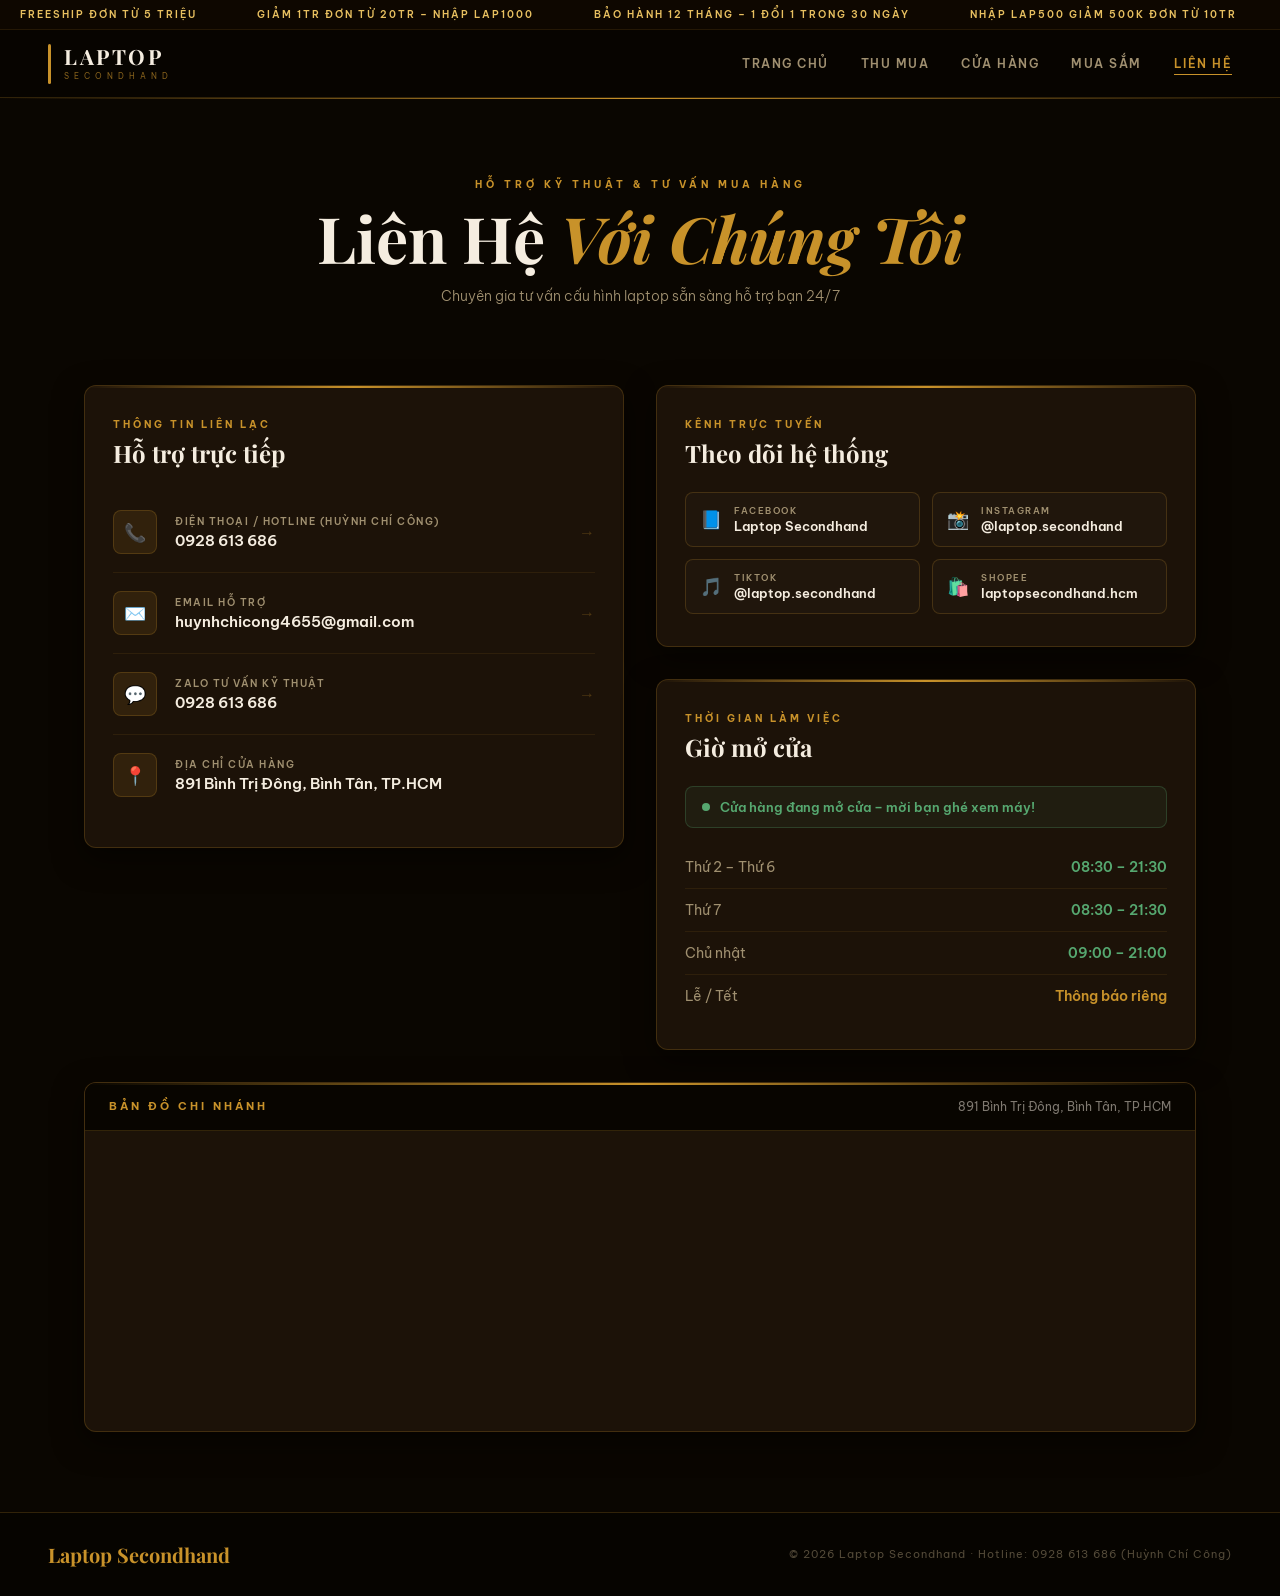
<file: contact.html>
<!DOCTYPE html>
<html lang="vi">
<head>
<meta charset="UTF-8">
<meta name="viewport" content="width=device-width, initial-scale=1.0">
<title>Liên Hệ – Laptop SecondHand HCM</title>
<link href="https://fonts.googleapis.com/css2?family=Playfair+Display:ital,wght@0,400;0,700;0,900;1,400;1,700&family=Be+Vietnam+Pro:wght@300;400;500;600;700&display=swap" rel="stylesheet">
<style>
*, *::before, *::after { margin: 0; padding: 0; box-sizing: border-box; }

:root {
  --gold: #c8922a;
  --gold-light: #e8c060;
  --gold-dim: rgba(200,146,42,0.12);
  --black: #0a0601;
  --card-bg: #1c1208;
  --border: rgba(200,146,42,0.22);
  --gray: #a09070;
}

body {
  font-family: 'Be Vietnam Pro', sans-serif;
  background: var(--black);
  color: #f5ede0;
  min-height: 100vh;
}

/* ── TICKER ── */
.ticker-bar {
  background: #0e0700;
  border-bottom: 1px solid rgba(200,146,42,0.12);
  overflow: hidden;
  height: 30px;
  display: flex;
  align-items: center;
}
.ticker-track {
  display: flex;
  gap: 60px;
  white-space: nowrap;
  animation: ticker 28s linear infinite;
  font-size: 10px;
  font-weight: 600;
  letter-spacing: 2px;
  color: var(--gold-light);
  text-transform: uppercase;
  padding: 0 20px;
}
.ticker-track span { display: flex; align-items: center; gap: 7px; }
@keyframes ticker {
  0% { transform: translateX(0); }
  100% { transform: translateX(-50%); }
}

/* ── HEADER ── */
.header {
  background: rgba(8,5,0,0.98);
  backdrop-filter: blur(16px);
  border-bottom: 1px solid var(--border);
  padding: 0 48px;
  display: flex;
  align-items: center;
  justify-content: space-between;
  height: 68px;
  position: sticky;
  top: 0;
  z-index: 99;
}
.logo { display: flex; align-items: center; gap: 13px; text-decoration: none; }
.logo-bar { width: 3px; height: 40px; background: var(--gold); border-radius: 2px; }
.logo-text { display: flex; flex-direction: column; }
.logo-main {
  font-family: 'Playfair Display', serif;
  font-size: 21px; font-weight: 700; color: #f5ede0; letter-spacing: 2.5px; line-height: 1;
}
.logo-sub { font-size: 7.5px; letter-spacing: 5px; color: rgba(200,146,42,0.65); text-transform: uppercase; margin-top: 4px; }

.nav { display: flex; gap: 32px; align-items: center; }
.nav a {
  color: var(--gray); text-decoration: none; font-size: 11.5px;
  font-weight: 600; letter-spacing: 1.5px; text-transform: uppercase; transition: color 0.25s; position: relative;
}
.nav a::after {
  content: ''; position: absolute; bottom: -4px; left: 0; right: 0;
  height: 1px; background: var(--gold); transform: scaleX(0); transition: transform 0.25s;
}
.nav a:hover { color: var(--gold); }
.nav a:hover::after, .nav a.active::after { transform: scaleX(1); }
.nav a.active { color: var(--gold); }

/* ── PAGE HERO ── */
.page-hero {
  text-align: center;
  padding: 80px 20px 60px;
  position: relative;
}
.page-hero::before {
  content: '';
  position: absolute;
  top: 0; left: 0; right: 0;
  height: 1px;
  background: linear-gradient(to right, transparent, var(--gold), transparent);
}
.hero-label {
  font-size: 10px; letter-spacing: 4px; color: var(--gold);
  text-transform: uppercase; margin-bottom: 12px; display: block; font-weight: 700;
}
.page-hero h1 {
  font-family: 'Playfair Display', serif;
  font-size: clamp(36px, 5vw, 64px);
  font-weight: 700; color: #f5ede0; line-height: 1.1;
}
.page-hero h1 span { color: var(--gold); font-style: italic; }
.page-hero p { color: var(--gray); margin-top: 14px; font-size: 14px; font-weight: 300; }

/* ── MAIN ── */
.main {
  max-width: 1160px;
  margin: 0 auto;
  padding: 20px 24px 80px;
  display: grid;
  grid-template-columns: 1fr 1fr;
  gap: 32px;
  align-items: start;
}

/* ── CARD ── */
.card {
  background: var(--card-bg);
  border: 1px solid var(--border);
  border-radius: 12px;
  overflow: hidden;
  position: relative;
  box-shadow: 0 10px 30px rgba(0,0,0,0.5);
}
.card::before {
  content: '';
  position: absolute;
  top: 0; left: 0; right: 0;
  height: 2px;
  background: linear-gradient(to right, transparent, var(--gold), transparent);
}

.card-body { padding: 32px 28px; }

.section-label {
  font-size: 10px; letter-spacing: 3px; color: var(--gold);
  text-transform: uppercase; margin-bottom: 8px; font-weight: 700;
}
.section-title {
  font-family: 'Playfair Display', serif;
  font-size: 24px; font-weight: 700; color: #f5ede0;
  margin-bottom: 24px; line-height: 1.2;
}

/* ── CONTACT ITEMS ── */
.contact-list { display: flex; flex-direction: column; gap: 0; }

.contact-item {
  display: flex;
  align-items: center;
  gap: 18px;
  padding: 18px 0;
  border-bottom: 1px solid rgba(200,146,42,0.1);
  text-decoration: none;
  transition: all 0.25s;
  cursor: pointer;
}
.contact-item:last-child { border-bottom: none; }
.contact-item:hover .contact-icon { background: var(--gold); color: #1a1209; }
.contact-item:hover .contact-value { color: var(--gold); }

.contact-icon {
  width: 44px; height: 44px;
  border: 1px solid var(--border);
  border-radius: 8px;
  display: flex; align-items: center; justify-content: center;
  font-size: 18px;
  flex-shrink: 0;
  transition: all 0.25s;
  background: var(--gold-dim);
}

.contact-info { flex: 1; }
.contact-label {
  font-size: 10px; letter-spacing: 1.5px; color: var(--gray);
  text-transform: uppercase; margin-bottom: 3px; font-weight: 600;
}
.contact-value {
  font-size: 15px; font-weight: 600; color: #f5ede0;
  transition: color 0.25s; word-break: break-all;
}

.contact-arrow {
  font-size: 16px; color: rgba(200,146,42,0.3);
  transition: all 0.25s;
}
.contact-item:hover .contact-arrow {
  color: var(--gold);
  transform: translateX(4px);
}

/* ── SOCIAL LINKS ── */
.social-grid {
  display: grid;
  grid-template-columns: 1fr 1fr;
  gap: 12px;
  margin-top: 4px;
}

.social-btn {
  display: flex;
  align-items: center;
  gap: 12px;
  padding: 12px 14px;
  background: rgba(255,255,255,0.02);
  border: 1px solid var(--border);
  border-radius: 8px;
  text-decoration: none;
  color: #f5ede0;
  font-size: 13px;
  transition: all 0.25s;
  cursor: pointer;
}
.social-btn:hover {
  border-color: rgba(200,146,42,0.6);
  background: var(--gold-dim);
  color: var(--gold-light);
  transform: translateY(-2px);
}
.social-icon { font-size: 18px; flex-shrink: 0; }
.social-info { display: flex; flex-direction: column; }
.social-platform { font-size: 9px; letter-spacing: 1.5px; color: var(--gray); text-transform: uppercase; margin-bottom: 2px; font-weight: 600; }
.social-handle { font-size: 12.5px; font-weight: 600; }

/* ── HOURS CARD ── */
.hours-grid { display: flex; flex-direction: column; gap: 0; }
.hours-row {
  display: flex;
  justify-content: space-between;
  align-items: center;
  padding: 12px 0;
  border-bottom: 1px solid rgba(200,146,42,0.1);
  font-size: 13.5px;
}
.hours-row:last-child { border-bottom: none; }
.hours-day { color: var(--gray); font-weight: 400; }
.hours-time { color: #f5ede0; font-weight: 600; }
.hours-time.open { color: #56a870; }

.open-now-banner {
  background: rgba(86,168,112,0.08);
  border: 1px solid rgba(86,168,112,0.25);
  border-radius: 8px;
  padding: 12px 16px;
  display: flex;
  align-items: center;
  gap: 10px;
  margin-bottom: 18px;
  font-size: 13px;
  color: #56a870;
  font-weight: 600;
}
.open-dot {
  width: 8px; height: 8px;
  background: #56a870;
  border-radius: 50%;
  animation: pulse 2s infinite;
  flex-shrink: 0;
}
@keyframes pulse {
  0%, 100% { opacity: 1; box-shadow: 0 0 0 0 rgba(86,168,112,0.4); }
  50% { opacity: 0.7; box-shadow: 0 0 0 6px rgba(86,168,112,0); }
}

/* ── MAP MINI ── */
.map-card {
  grid-column: 1 / -1;
}
.map-header {
  background: rgba(8,5,0,0.95);
  padding: 16px 24px;
  display: flex;
  align-items: center;
  justify-content: space-between;
  border-bottom: 1px solid var(--border);
}
.map-title { font-size: 11px; letter-spacing: 3px; color: var(--gold); text-transform: uppercase; font-weight: 700; }
.map-subtitle { font-size: 12px; color: rgba(245,237,224,0.5); }
.map-frame {
  display: block; width: 100%; height: 300px; border: none;
  filter: grayscale(0.2) brightness(0.9);
}

/* ── FOOTER ── */
.footer {
  background: #060400;
  border-top: 1px solid var(--border);
  padding: 28px 48px;
  display: flex;
  align-items: center;
  justify-content: space-between;
}
.footer-logo { font-family: 'Playfair Display', serif; font-size: 20px; color: var(--gold); font-weight: 700; }
.footer-copy { font-size: 11px; color: rgba(160,144,112,0.5); letter-spacing: 1px; }

/* ── RESPONSIVE ── */
@media (max-width: 768px) {
  .header { padding: 0 20px; }
  .main { grid-template-columns: 1fr; padding: 20px 20px 60px; }
  .map-card { grid-column: 1; }
  .footer { flex-direction: column; gap: 12px; text-align: center; padding: 24px; }
  .social-grid { grid-template-columns: 1fr; }
}
</style>
</head>
<body>

<!-- TICKER -->
<div class="ticker-bar">
  <div class="ticker-track">
    <span>FREESHIP đơn từ 5 triệu</span>
    <span>GIẢM 1TR đơn từ 20tr – nhập LAP1000</span>
    <span>BẢO HÀNH 12 THÁNG – 1 ĐỔI 1 TRONG 30 NGÀY</span>
    <span>NHẬP LAP500 GIẢM 500K đơn từ 10tr</span>
    <span>FREESHIP đơn từ 5 triệu</span>
    <span>GIẢM 1TR đơn từ 20tr – nhập LAP1000</span>
    <span>BẢO HÀNH 12 THÁNG – 1 ĐỔI 1 TRONG 30 NGÀY</span>
    <span>NHẬP LAP500 GIẢM 500K đơn từ 10tr</span>
  </div>
</div>

<!-- HEADER -->
<header class="header">
  <a class="logo" href="trangchu.html">
    <div class="logo-bar"></div>
    <div class="logo-text">
      <span class="logo-main">LAPTOP</span>
      <span class="logo-sub">Secondhand</span>
    </div>
  </a>
  <nav class="nav">
    <a href="trangchu.html">Trang chủ</a>
    <a href="thumua.html">Thu mua</a>
    <a href="diachi.html">Cửa hàng</a>
    <a href="index.html">Mua sắm</a>
    <a href="contact.html" class="active">Liên hệ</a>
  </nav>
</header>

<!-- HERO -->
<div class="page-hero">
  <span class="hero-label">Hỗ trợ kỹ thuật & Tư vấn mua hàng</span>
  <h1>Liên Hệ <span>Với Chúng Tôi</span></h1>
  <p>Chuyên gia tư vấn cấu hình laptop sẵn sàng hỗ trợ bạn 24/7</p>
</div>

<!-- MAIN -->
<div class="main">

  <!-- THÔNG TIN LIÊN HỆ -->
  <div class="card">
    <div class="card-body">
      <div class="section-label">Thông tin liên lạc</div>
      <div class="section-title">Hỗ trợ trực tiếp</div>

      <div class="contact-list">

        <a class="contact-item" href="tel:0928613686">
          <div class="contact-icon">📞</div>
          <div class="contact-info">
            <div class="contact-label">Điện thoại / Hotline (Huỳnh Chí Công)</div>
            <div class="contact-value">0928 613 686</div>
          </div>
          <div class="contact-arrow">→</div>
        </a>

        <a class="contact-item" href="mailto:huynhchicong4655@gmail.com">
          <div class="contact-icon">✉️</div>
          <div class="contact-info">
            <div class="contact-label">Email hỗ trợ</div>
            <div class="contact-value">huynhchicong4655@gmail.com</div>
          </div>
          <div class="contact-arrow">→</div>
        </a>

        <a class="contact-item" href="https://zalo.me/0928613686" target="_blank">
          <div class="contact-icon">💬</div>
          <div class="contact-info">
            <div class="contact-label">Zalo tư vấn kỹ thuật</div>
            <div class="contact-value">0928 613 686</div>
          </div>
          <div class="contact-arrow">→</div>
        </a>

        <div class="contact-item" style="cursor:default;">
          <div class="contact-icon">📍</div>
          <div class="contact-info">
            <div class="contact-label">Địa chỉ cửa hàng</div>
            <div class="contact-value">891 Bình Trị Đông, Bình Tân, TP.HCM</div>
          </div>
          <div class="contact-arrow" style="opacity:0">→</div>
        </div>

      </div>
    </div>
  </div>

  <!-- MẠNG XÃ HỘI + GIỜ MỞ CỬA -->
  <div style="display:flex;flex-direction:column;gap:32px;">

    <!-- SOCIAL -->
    <div class="card">
      <div class="card-body">
        <div class="section-label">Kênh trực tuyến</div>
        <div class="section-title">Theo dõi hệ thống</div>
        <div class="social-grid">
          <a class="social-btn" href="https://www.facebook.com/share/1JAgunUvKM/?mibextid=wwXIfr" target="_blank">
            <span class="social-icon">📘</span>
            <div class="social-info">
              <span class="social-platform">Facebook</span>
              <span class="social-handle">Laptop Secondhand</span>
            </div>
          </a>
          <a class="social-btn" href="#" target="_blank">
            <span class="social-icon">📸</span>
            <div class="social-info">
              <span class="social-platform">Instagram</span>
              <span class="social-handle">@laptop.secondhand</span>
            </div>
          </a>
          <a class="social-btn" href="#" target="_blank">
            <span class="social-icon">🎵</span>
            <div class="social-info">
              <span class="social-platform">TikTok</span>
              <span class="social-handle">@laptop.secondhand</span>
            </div>
          </a>
          <a class="social-btn" href="#" target="_blank">
            <span class="social-icon">🛍️</span>
            <div class="social-info">
              <span class="social-platform">Shopee</span>
              <span class="social-handle">laptopsecondhand.hcm</span>
            </div>
          </a>
        </div>
      </div>
    </div>

    <!-- GIỜ MỞ CỬA -->
    <div class="card">
      <div class="card-body">
        <div class="section-label">Thời gian làm việc</div>
        <div class="section-title">Giờ mở cửa</div>

        <div class="open-now-banner">
          <div class="open-dot"></div>
          Cửa hàng đang mở cửa – mời bạn ghé xem máy!
        </div>

        <div class="hours-grid">
          <div class="hours-row">
            <span class="hours-day">Thứ 2 – Thứ 6</span>
            <span class="hours-time open">08:30 – 21:30</span>
          </div>
          <div class="hours-row">
            <span class="hours-day">Thứ 7</span>
            <span class="hours-time open">08:30 – 21:30</span>
          </div>
          <div class="hours-row">
            <span class="hours-day">Chủ nhật</span>
            <span class="hours-time open">09:00 – 21:00</span>
          </div>
          <div class="hours-row">
            <span class="hours-day">Lễ / Tết</span>
            <span class="hours-time" style="color:var(--gold)">Thông báo riêng</span>
          </div>
        </div>
      </div>
    </div>

  </div>

  <!-- MAP -->
  <div class="card map-card">
    <div class="map-header">
      <span class="map-title">Bản đồ chi nhánh</span>
      <span class="map-subtitle">891 Bình Trị Đông, Bình Tân, TP.HCM</span>
    </div>
    <iframe class="map-frame"
      src="https://www.google.com/maps?q=891+Bình+Trị+Đông,+Bình+Tân,+TP.HCM&z=17&output=embed"
      allowfullscreen loading="lazy">
    </iframe>
  </div>

</div>

<!-- FOOTER -->
<footer class="footer">
  <div class="footer-logo">Laptop Secondhand</div>
  <div class="footer-copy">© 2026 Laptop Secondhand · Hotline: 0928 613 686 (Huỳnh Chí Công)</div>
</footer>

</body>
</html>
</file>
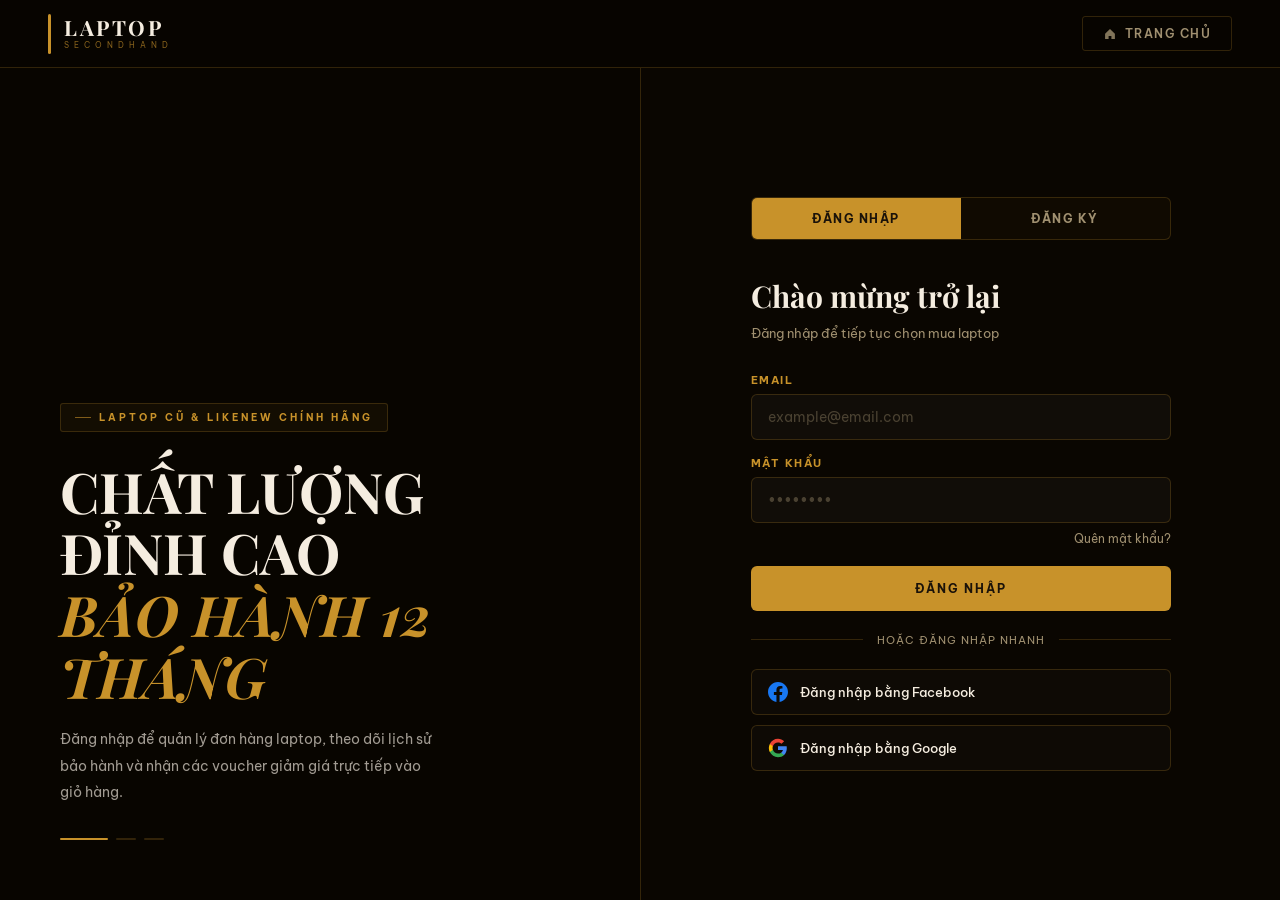
<file: dangnhap.html>
<!DOCTYPE html>
<html lang="vi">
<head>
<meta charset="UTF-8">
<meta name="viewport" content="width=device-width, initial-scale=1.0">
<title>Đăng Nhập – Laptop SecondHand HCM</title>
<link href="https://fonts.googleapis.com/css2?family=Playfair+Display:ital,wght@0,400;0,700;0,900;1,400;1,700&family=Be+Vietnam+Pro:wght@300;400;500;600;700&display=swap" rel="stylesheet">
<style>
*,*::before,*::after{box-sizing:border-box;margin:0;padding:0}

:root{
  --gold:#c8922a;--gold-light:#e8c060;
  --dark:#0a0601;--darker:#060400;
  --card:#1c1208;--text:#f5ede0;
  --muted:#a09070;--border:rgba(200,146,42,0.22);
}

body{
  font-family:'Be Vietnam Pro',sans-serif;
  background:var(--darker);color:var(--text);
  min-height:100vh;display:flex;flex-direction:column;
}

/* ── HEADER ── */
.top-bar{
  padding:0 48px;height:68px;
  display:flex;align-items:center;justify-content:space-between;
  border-bottom:1px solid var(--border);
  background:rgba(8,5,0,0.98);
  position:sticky;top:0;z-index:100;
  backdrop-filter:blur(16px);
}

/* Logo laptop */
.logo-wrap{
  display:flex;align-items:center;gap:13px;text-decoration:none;
}
.logo-bar{width:3px;height:40px;background:var(--gold);border-radius:2px;}
.logo-text{display:flex;flex-direction:column;line-height:1;}
.logo-main{
  font-family:'Playfair Display',serif;
  font-size:21px;font-weight:700;color:#f5ede0;letter-spacing:2.5px;
}
.logo-sub{
  font-size:7.5px;letter-spacing:5px;color:rgba(200,146,42,0.65);
  text-transform:uppercase;margin-top:4px;
}

.top-bar-right{display:flex;align-items:center;gap:20px}

.btn-home{
  display:flex;align-items:center;gap:8px;
  padding:9px 20px;
  border:1px solid var(--border);border-radius:3px;
  color:var(--muted);font-size:11.5px;font-weight:600;
  letter-spacing:1.5px;text-transform:uppercase;
  text-decoration:none;background:transparent;
  transition:all .25s;
}
.btn-home:hover{border-color:rgba(200,146,42,0.5);color:var(--gold);background:rgba(200,146,42,0.06)}
.btn-home svg{width:14px;height:14px;opacity:.8}

/* ── LAYOUT ── */
.auth-layout{
  flex:1;display:grid;
  grid-template-columns:1fr 1fr;
  min-height:calc(100vh - 68px);
}

/* LEFT PANEL */
.auth-left{
  position:relative;overflow:hidden;background:#080500;
  display:flex;flex-direction:column;justify-content:flex-end;padding:60px;
}
.auth-left-bg{
  position:absolute;inset:0;
  background-image:
    linear-gradient(to bottom,rgba(8,5,0,0.3) 0%,rgba(8,5,0,0.85) 65%),
    url('https://images.unsplash.com/photo-1517336714731-489689fd1ca8?auto=format&fit=crop&w=1200&q=80');
  background-size:cover;background-position:center;
}
.auth-left-content{position:relative;z-index:2}
.auth-tag{
  display:inline-flex;align-items:center;gap:8px;
  font-size:10px;font-weight:700;letter-spacing:3px;text-transform:uppercase;
  color:var(--gold);border:1px solid var(--border);
  padding:7px 14px;border-radius:3px;margin-bottom:28px;
  background:rgba(200,146,42,0.06);
}
.auth-tag::before{content:"";width:16px;height:1px;background:var(--gold);opacity:.6}

.auth-left h1{
  font-family:'Playfair Display',serif;
  font-size:clamp(40px,5vw,56px);line-height:1.1;
  color:var(--text);margin-bottom:20px;font-weight:700;
}
.auth-left h1 span{color:var(--gold);display:block;font-style:italic;}
.auth-left p{font-size:14px;color:rgba(245,237,224,0.65);line-height:1.9;max-width:380px}

.auth-dots{display:flex;gap:8px;margin-top:32px}
.auth-dots span{
  height:2px;background:var(--border);border-radius:1px;transition:.3s;
}
.auth-dots span:first-child{width:48px;background:var(--gold)}
.auth-dots span:not(:first-child){width:20px}

/* RIGHT PANEL */
.auth-right{
  background:#0a0601;
  display:flex;align-items:center;justify-content:center;
  padding:56px 48px;
  border-left:1px solid var(--border);
}
.auth-box{width:100%;max-width:420px}

/* Tabs */
.auth-tabs{
  display:flex;border:1px solid var(--border);
  border-radius:6px;overflow:hidden;margin-bottom:36px;
  background:rgba(200,146,42,0.03);
}
.auth-tab{
  flex:1;padding:13px;background:transparent;
  border:none;cursor:pointer;font-family:'Be Vietnam Pro',sans-serif;
  font-size:11.5px;font-weight:700;letter-spacing:1.5px;
  color:var(--muted);text-transform:uppercase;transition:all .25s;
}
.auth-tab.active{background:var(--gold);color:#1a1209}

.auth-form{display:none}
.auth-form.active{display:block}

.form-title{
  font-family:'Playfair Display',serif;
  font-size:30px;color:var(--text);margin-bottom:6px;font-weight:700;
}
.form-sub{font-size:13px;color:var(--muted);margin-bottom:28px;line-height:1.7}

.field{margin-bottom:16px}
.field label{
  display:block;font-size:10.5px;font-weight:700;
  letter-spacing:1.5px;text-transform:uppercase;
  color:var(--gold);margin-bottom:7px;
}
.field input{
  width:100%;padding:13px 16px;
  background:rgba(255,255,255,0.03);
  border:1px solid rgba(200,146,42,0.22);border-radius:6px;
  color:var(--text);font-family:'Be Vietnam Pro',sans-serif;
  font-size:13.5px;outline:none;transition:all .25s;
}
.field input::placeholder{color:rgba(160,144,112,0.4)}
.field input:focus{
  border-color:rgba(200,146,42,0.6);
  background:rgba(200,146,42,0.05);
  box-shadow:0 0 0 3px rgba(200,146,42,0.1);
}
.field-row{display:grid;grid-template-columns:1fr 1fr;gap:12px}

.forgot-link{
  display:block;text-align:right;font-size:12px;
  color:var(--muted);text-decoration:none;
  margin-top:-8px;margin-bottom:20px;transition:color .2s;
}
.forgot-link:hover{color:var(--gold)}

.checkbox-line{
  display:flex;align-items:flex-start;gap:10px;margin-bottom:22px;
}
.checkbox-line input[type="checkbox"]{
  width:16px;height:16px;accent-color:var(--gold);
  cursor:pointer;margin-top:2px;flex-shrink:0;
}
.checkbox-line label{font-size:12.5px;color:var(--muted);cursor:pointer;line-height:1.5}
.checkbox-line a{color:var(--gold);text-decoration:none}
.checkbox-line a:hover{text-decoration:underline}

.btn-submit{
  width:100%;padding:15px;background:var(--gold);color:#1a1209;
  border:none;border-radius:6px;
  font-family:'Be Vietnam Pro',sans-serif;
  font-size:12px;font-weight:700;letter-spacing:2px;
  cursor:pointer;transition:all .25s;text-transform:uppercase;
}
.btn-submit:hover{
  background:var(--gold-light);transform:translateY(-1px);
  box-shadow:0 8px 24px rgba(200,146,42,0.35);
}

/* Divider */
.divider{
  display:flex;align-items:center;gap:14px;
  margin:22px 0;color:var(--muted);font-size:10.5px;letter-spacing:1px;
  text-transform:uppercase;
}
.divider::before,.divider::after{content:"";flex:1;height:1px;background:var(--border)}

/* Social buttons */
.social-btns{display:flex;flex-direction:column;gap:10px}
.btn-social{
  width:100%;padding:12px 16px;
  display:flex;align-items:center;gap:12px;
  border-radius:6px;cursor:pointer;
  font-family:'Be Vietnam Pro',sans-serif;font-size:13px;font-weight:500;
  border:1px solid var(--border);background:rgba(255,255,255,0.02);
  color:var(--text);transition:all .25s;text-align:left;
}
.btn-social:hover{border-color:rgba(200,146,42,0.5);background:rgba(200,146,42,0.05)}
.btn-social svg{width:20px;height:20px;flex-shrink:0}
.social-label{flex:1}

/* ── OAUTH POPUP OVERLAY ── */
.oauth-overlay{
  display:none;position:fixed;inset:0;
  background:rgba(0,0,0,0.85);z-index:9999;
  align-items:center;justify-content:center;
  backdrop-filter:blur(4px);
}
.oauth-box{
  background:#1c1208;border:1px solid var(--border);
  border-radius:12px;padding:40px 36px;
  max-width:380px;width:90%;text-align:center;
  animation:oauthIn .3s cubic-bezier(.34,1.56,.64,1);
  position:relative;
}
@keyframes oauthIn{
  from{opacity:0;transform:scale(.92) translateY(16px)}
  to{opacity:1;transform:scale(1) translateY(0)}
}
.oauth-icon{font-size:48px;margin-bottom:16px}
.oauth-box h3{
  font-family:'Playfair Display',serif;
  font-size:24px;color:var(--text);margin-bottom:8px;font-weight:700;
}
.oauth-box p{font-size:13px;color:var(--muted);line-height:1.7;margin-bottom:24px}
.oauth-note{
  background:rgba(200,146,42,0.06);border:1px solid var(--border);
  border-radius:8px;padding:14px;font-size:12px;color:#e8c060;
  line-height:1.7;margin-bottom:24px;text-align:left;
}
.oauth-note strong{color:var(--gold);display:block;margin-bottom:4px;font-size:11px;letter-spacing:1px;text-transform:uppercase}
.oauth-actions{display:flex;gap:10px}
.oauth-cancel{
  flex:1;padding:11px;background:transparent;
  border:1px solid var(--border);color:var(--muted);
  border-radius:6px;cursor:pointer;font-family:'Be Vietnam Pro',sans-serif;
  font-size:11.5px;font-weight:600;transition:.2s;text-transform:uppercase;letter-spacing:1px;
}
.oauth-cancel:hover{border-color:rgba(200,146,42,0.5);color:var(--gold)}
.oauth-continue{
  flex:1;padding:11px;background:var(--gold);border:none;
  color:#1a1209;border-radius:6px;cursor:pointer;font-family:'Be Vietnam Pro',sans-serif;
  font-size:11.5px;font-weight:700;transition:.2s;text-transform:uppercase;letter-spacing:1px;
}
.oauth-continue:hover{background:var(--gold-light)}

/* Toast */
#toast{
  position:fixed;bottom:28px;left:50%;transform:translateX(-50%);
  background:#1c1208;color:var(--gold-light);
  padding:12px 28px;border-radius:30px;
  font-size:13px;font-weight:600;z-index:9999;
  border:1px solid var(--border);
  box-shadow:0 4px 24px rgba(0,0,0,0.6);
  transition:opacity .4s;opacity:0;pointer-events:none;
  font-family:'Be Vietnam Pro',sans-serif;white-space:nowrap;
}

@media(max-width:768px){
  .auth-layout{grid-template-columns:1fr}
  .auth-left{display:none}
  .auth-right{padding:40px 24px;border-left:none}
  .top-bar{padding:0 20px}
}
</style>
</head>
<body>

<div id="toast"></div>

<!-- OAUTH OVERLAY -->
<div class="oauth-overlay" id="oauthOverlay">
  <div class="oauth-box" id="oauthBox">
    <div class="oauth-icon" id="oauthIcon">🔐</div>
    <h3 id="oauthTitle">Đăng nhập</h3>
    <p id="oauthDesc">Bạn sẽ được chuyển hướng xác thực tài khoản</p>
    <div class="oauth-note">
      <strong>ℹ️ Hỗ trợ kỹ thuật</strong>
      Cần trợ giúp cài đặt tài khoản? Vui lòng liên hệ Hotline/Zalo kỹ thuật: <strong style="color:var(--gold);text-transform:none;font-size:inherit">0928 613 686</strong> (Huỳnh Chí Công).
    </div>
    <div class="oauth-actions">
      <button class="oauth-cancel" onclick="closeOAuth()">Đóng</button>
      <button class="oauth-continue" id="oauthBtn">Tiếp tục</button>
    </div>
  </div>
</div>

<!-- HEADER -->
<div class="top-bar">
  <a href="trangchu.html" class="logo-wrap">
    <div class="logo-bar"></div>
    <div class="logo-text">
      <span class="logo-main">LAPTOP</span>
      <span class="logo-sub">Secondhand</span>
    </div>
  </a>

  <div class="top-bar-right">
    <a href="trangchu.html" class="btn-home">
      <svg viewBox="0 0 20 20" fill="currentColor"><path d="M10 3L3 9.5V17h5v-4h4v4h5V9.5L10 3z"/></svg>
      Trang chủ
    </a>
  </div>
</div>

<!-- MAIN -->
<div class="auth-layout">

  <!-- LEFT -->
  <div class="auth-left">
    <div class="auth-left-bg"></div>
    <div class="auth-left-content">
      <div class="auth-tag">Laptop Cũ & Likenew Chính Hãng</div>
      <h1>CHẤT LƯỢNG ĐỈNH CAO<span>BẢO HÀNH 12 THÁNG</span></h1>
      <p>Đăng nhập để quản lý đơn hàng laptop, theo dõi lịch sử bảo hành và nhận các voucher giảm giá trực tiếp vào giỏ hàng.</p>
      <div class="auth-dots">
        <span></span><span></span><span></span>
      </div>
    </div>
  </div>

  <!-- RIGHT -->
  <div class="auth-right">
    <div class="auth-box">

      <div class="auth-tabs">
        <button class="auth-tab active" onclick="switchTab('login')">Đăng Nhập</button>
        <button class="auth-tab" onclick="switchTab('register')">Đăng Ký</button>
      </div>

      <!-- LOGIN -->
      <div class="auth-form active" id="form-login">
        <h2 class="form-title">Chào mừng trở lại</h2>
        <p class="form-sub">Đăng nhập để tiếp tục chọn mua laptop</p>

        <div class="field">
          <label>Email</label>
          <input type="email" id="login-email" placeholder="example@email.com">
        </div>
        <div class="field">
          <label>Mật khẩu</label>
          <input type="password" id="login-pass" placeholder="••••••••"
            onkeypress="if(event.key==='Enter')handleLogin()">
        </div>
        <a href="#" class="forgot-link">Quên mật khẩu?</a>
        <button class="btn-submit" onclick="handleLogin()">Đăng Nhập</button>

        <div class="divider">Hoặc đăng nhập nhanh</div>
        <div class="social-btns">
          <button class="btn-social" onclick="openOAuth('facebook')">
            <svg viewBox="0 0 24 24" fill="#1877F2"><path d="M24 12.073c0-6.627-5.373-12-12-12s-12 5.373-12 12c0 5.99 4.388 10.954 10.125 11.854v-8.385H7.078v-3.47h3.047V9.43c0-3.007 1.792-4.669 4.533-4.669 1.312 0 2.686.235 2.686.235v2.953H15.83c-1.491 0-1.956.925-1.956 1.874v2.25h3.328l-.532 3.47h-2.796v8.385C19.612 23.027 24 18.062 24 12.073z"/></svg>
            <span class="social-label">Đăng nhập bằng Facebook</span>
          </button>
          <button class="btn-social" onclick="openOAuth('google')">
            <svg viewBox="0 0 24 24"><path fill="#4285F4" d="M22.56 12.25c0-.78-.07-1.53-.2-2.25H12v4.26h5.92c-.26 1.37-1.04 2.53-2.21 3.31v2.77h3.57c2.08-1.92 3.28-4.74 3.28-8.09z"/><path fill="#34A853" d="M12 23c2.97 0 5.46-.98 7.28-2.66l-3.57-2.77c-.98.66-2.23 1.06-3.71 1.06-2.86 0-5.29-1.93-6.16-4.53H2.18v2.84C3.99 20.53 7.7 23 12 23z"/><path fill="#FBBC05" d="M5.84 14.09c-.22-.66-.35-1.36-.35-2.09s.13-1.43.35-2.09V7.07H2.18C1.43 8.55 1 10.22 1 12s.43 3.45 1.18 4.93l2.85-2.22.81-.62z"/><path fill="#EA4335" d="M12 5.38c1.62 0 3.06.56 4.21 1.64l3.15-3.15C17.45 2.09 14.97 1 12 1 7.7 1 3.99 3.47 2.18 7.07l3.66 2.84c.87-2.6 3.3-4.53 6.16-4.53z"/></svg>
            <span class="social-label">Đăng nhập bằng Google</span>
          </button>
        </div>
      </div>

      <!-- REGISTER -->
      <div class="auth-form" id="form-register">
        <h2 class="form-title">Tạo tài khoản</h2>
        <p class="form-sub">Tham gia hệ thống Laptop Secondhand</p>

        <div class="field-row">
          <div class="field"><label>Họ</label><input type="text" id="reg-ho" placeholder="Huỳnh"></div>
          <div class="field"><label>Tên</label><input type="text" id="reg-ten" placeholder="Chí Công"></div>
        </div>
        <div class="field"><label>Email</label><input type="email" id="reg-email" placeholder="example@email.com"></div>
        <div class="field"><label>Số điện thoại</label><input type="tel" id="reg-phone" placeholder="0928613686"></div>
        <div class="field"><label>Mật khẩu</label><input type="password" id="reg-pass" placeholder="Tối thiểu 6 ký tự"></div>
        <div class="checkbox-line">
          <input type="checkbox" id="reg-terms">
          <label for="reg-terms">Tôi đồng ý với <a href="#">điều khoản bảo hành</a> và <a href="#">chính sách mua hàng</a></label>
        </div>
        <button class="btn-submit" onclick="handleRegister()">Tạo Tài Khoản</button>

        <div class="divider">Hoặc đăng ký nhanh</div>
        <div class="social-btns">
          <button class="btn-social" onclick="openOAuth('facebook')">
            <svg viewBox="0 0 24 24" fill="#1877F2"><path d="M24 12.073c0-6.627-5.373-12-12-12s-12 5.373-12 12c0 5.99 4.388 10.954 10.125 11.854v-8.385H7.078v-3.47h3.047V9.43c0-3.007 1.792-4.669 4.533-4.669 1.312 0 2.686.235 2.686.235v2.953H15.83c-1.491 0-1.956.925-1.956 1.874v2.25h3.328l-.532 3.47h-2.796v8.385C19.612 23.027 24 18.062 24 12.073z"/></svg>
            <span class="social-label">Đăng ký bằng Facebook</span>
          </button>
          <button class="btn-social" onclick="openOAuth('google')">
            <svg viewBox="0 0 24 24"><path fill="#4285F4" d="M22.56 12.25c0-.78-.07-1.53-.2-2.25H12v4.26h5.92c-.26 1.37-1.04 2.53-2.21 3.31v2.77h3.57c2.08-1.92 3.28-4.74 3.28-8.09z"/><path fill="#34A853" d="M12 23c2.97 0 5.46-.98 7.28-2.66l-3.57-2.77c-.98.66-2.23 1.06-3.71 1.06-2.86 0-5.29-1.93-6.16-4.53H2.18v2.84C3.99 20.53 7.7 23 12 23z"/><path fill="#FBBC05" d="M5.84 14.09c-.22-.66-.35-1.36-.35-2.09s.13-1.43.35-2.09V7.07H2.18C1.43 8.55 1 10.22 1 12s.43 3.45 1.18 4.93l2.85-2.22.81-.62z"/><path fill="#EA4335" d="M12 5.38c1.62 0 3.06.56 4.21 1.64l3.15-3.15C17.45 2.09 14.97 1 12 1 7.7 1 3.99 3.47 2.18 7.07l3.66 2.84c.87-2.6 3.3-4.53 6.16-4.53z"/></svg>
            <span class="social-label">Đăng ký bằng Google</span>
          </button>
        </div>
      </div>

    </div>
  </div>
</div>

<script>
/* ── TAB ── */
function switchTab(mode){
  document.querySelectorAll('.auth-tab').forEach((t,i)=>{
    t.classList.toggle('active',(i===0&&mode==='login')||(i===1&&mode==='register'));
  });
  document.getElementById('form-login').classList.toggle('active',mode==='login');
  document.getElementById('form-register').classList.toggle('active',mode==='register');
}

/* ── CHECK URL PARAM ── */
const urlTab = new URLSearchParams(location.search).get('tab');
if(urlTab==='register') switchTab('register');

/* ── TOAST ── */
function showToast(msg){
  const t=document.getElementById('toast');
  t.textContent=msg;t.style.opacity='1';
  clearTimeout(t._t);
  t._t=setTimeout(()=>t.style.opacity='0',2800);
}

/* ── LOGIN ── */
function handleLogin(){
  const email=document.getElementById('login-email').value.trim();
  const pass=document.getElementById('login-pass').value.trim();
  if(!/^[^\s@]+@[^\s@]+\.[^\s@]+$/.test(email)){showToast('⚠️ Email không hợp lệ!');return}
  if(pass.length<6){showToast('⚠️ Mật khẩu phải từ 6 ký tự!');return}
  const users=JSON.parse(localStorage.getItem('sh_users')||'[]');
  const user=users.find(u=>u.email===email&&u.pass===pass);
  if(!user){showToast('❌ Email hoặc mật khẩu không đúng!');return}
  localStorage.setItem('sh_current',JSON.stringify({name:user.name,email}));
  localStorage.setItem('isLogin','true');
  showToast('👋 Chào mừng '+user.name+' quay trở lại!');
  setTimeout(()=>window.location.href='trangchu.html',1400);
}

/* ── REGISTER ── */
function handleRegister(){
  const ho=document.getElementById('reg-ho').value.trim();
  const ten=document.getElementById('reg-ten').value.trim();
  const email=document.getElementById('reg-email').value.trim();
  const pass=document.getElementById('reg-pass').value.trim();
  const terms=document.getElementById('reg-terms').checked;
  if(!ho||!ten){showToast('⚠️ Vui lòng nhập họ và tên!');return}
  if(!/^[^\s@]+@[^\s@]+\.[^\s@]+$/.test(email)){showToast('⚠️ Email không hợp lệ!');return}
  if(pass.length<6){showToast('⚠️ Mật khẩu phải từ 6 ký tự!');return}
  if(!terms){showToast('⚠️ Vui lòng đồng ý điều khoản!');return}
  const users=JSON.parse(localStorage.getItem('sh_users')||'[]');
  if(users.find(u=>u.email===email)){showToast('⚠️ Email này đã được đăng ký!');return}
  const name=ho+' '+ten;
  users.push({name,email,pass});
  localStorage.setItem('sh_users',JSON.stringify(users));
  localStorage.setItem('sh_current',JSON.stringify({name,email}));
  localStorage.setItem('isLogin','true');
  showToast('🎉 Đăng ký thành công! Chào '+name);
  setTimeout(()=>window.location.href='trangchu.html',1400);
}

/* ── OAUTH POPUP ── */
let oauthTarget='';
function openOAuth(provider){
  oauthTarget=provider;
  const isFB=provider==='facebook';
  document.getElementById('oauthIcon').textContent=isFB?'📘':'🔵';
  document.getElementById('oauthTitle').textContent='Đăng nhập '+(isFB?'Facebook':'Google');
  document.getElementById('oauthBtn').textContent=isFB?'Mở Facebook':'Mở Google';
  document.getElementById('oauthOverlay').style.display='flex';
}
function closeOAuth(){
  document.getElementById('oauthOverlay').style.display='none';
}
document.getElementById('oauthBtn').addEventListener('click',()=>{
  const urls={
    facebook:'https://www.facebook.com/login/',
    google:'https://accounts.google.com/signin/v2/identifier'
  };
  window.open(urls[oauthTarget],'_blank','width=520,height=620');
  closeOAuth();
  showToast('⚠️ Liên hệ kỹ thuật 0928 613 686 để hỗ trợ OAuth');
});
document.getElementById('oauthOverlay').addEventListener('click',function(e){
  if(e.target===this)closeOAuth();
});

/* ── ALREADY LOGGED IN ── */
const cur=JSON.parse(localStorage.getItem('sh_current')||'null');
if(cur){showToast('👋 Bạn đã đăng nhập rồi!');setTimeout(()=>window.location.href='trangchu.html',1400)}
</script>
</body>
</html>
</file>
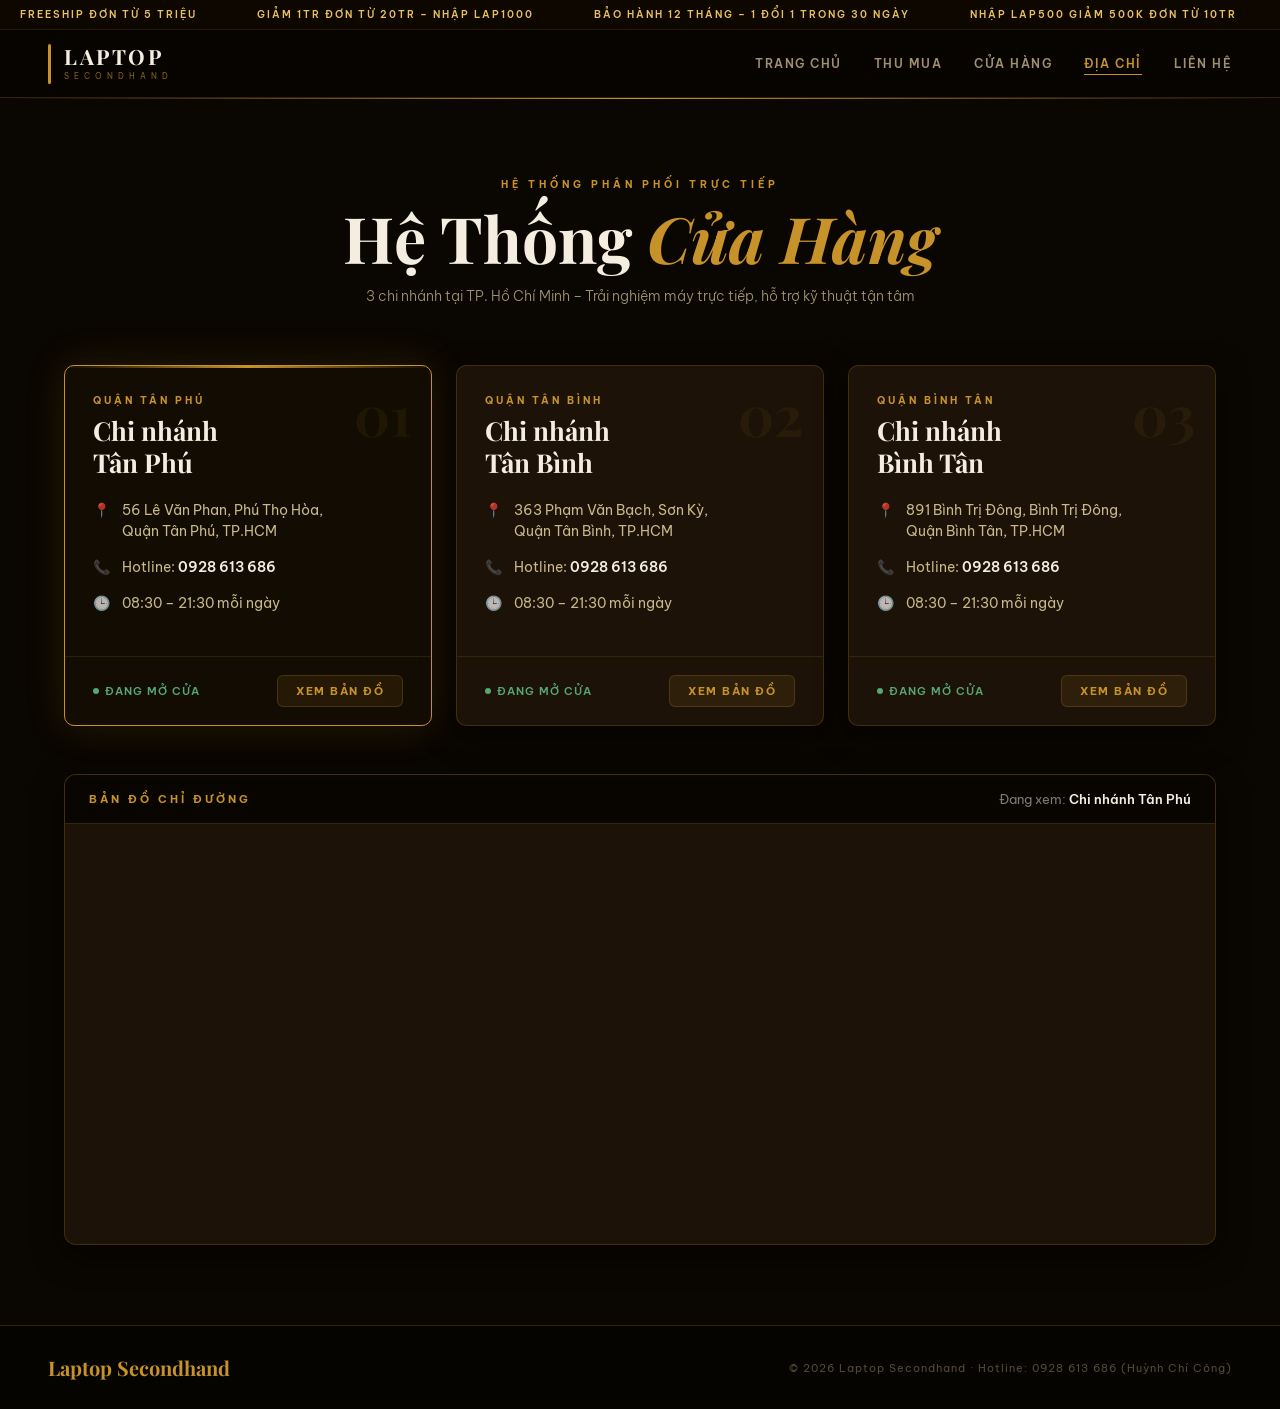
<file: diachi.html>
<!DOCTYPE html>
<html lang="vi">
<head>
<meta charset="UTF-8">
<meta name="viewport" content="width=device-width, initial-scale=1.0">
<title>Hệ Thống Cửa Hàng – Laptop SecondHand HCM</title>
<link href="https://fonts.googleapis.com/css2?family=Playfair+Display:ital,wght@0,400;0,700;0,900;1,400;1,700&family=Be+Vietnam+Pro:wght@300;400;500;600;700&display=swap" rel="stylesheet">
<style>
*, *::before, *::after { margin: 0; padding: 0; box-sizing: border-box; }

:root {
  --gold: #c8922a;
  --gold-light: #e8c060;
  --gold-dim: rgba(200,146,42,0.12);
  --black: #0a0601;
  --dark: #120900;
  --card-bg: #1c1208;
  --border: rgba(200,146,42,0.22);
  --gray: #a09070;
}

body {
  font-family: 'Be Vietnam Pro', sans-serif;
  background: var(--black);
  color: #f5ede0;
  min-height: 100vh;
}

/* ── TICKER ── */
.ticker-bar {
  background: #0e0700;
  border-bottom: 1px solid rgba(200,146,42,0.12);
  overflow: hidden;
  height: 30px;
  display: flex;
  align-items: center;
}
.ticker-track {
  display: flex;
  gap: 60px;
  white-space: nowrap;
  animation: ticker 28s linear infinite;
  font-size: 10px;
  font-weight: 600;
  letter-spacing: 2px;
  color: var(--gold-light);
  text-transform: uppercase;
  padding: 0 20px;
}
.ticker-track span { display: flex; align-items: center; gap: 7px; }
@keyframes ticker {
  0% { transform: translateX(0); }
  100% { transform: translateX(-50%); }
}

/* ── HEADER ── */
.header {
  background: rgba(8,5,0,0.98);
  backdrop-filter: blur(16px);
  border-bottom: 1px solid var(--border);
  padding: 0 48px;
  display: flex;
  align-items: center;
  justify-content: space-between;
  height: 68px;
  position: sticky;
  top: 0;
  z-index: 99;
}

.logo { display: flex; align-items: center; gap: 13px; text-decoration: none; }
.logo-bar { width: 3px; height: 40px; background: var(--gold); border-radius: 2px; }
.logo-text { display: flex; flex-direction: column; }
.logo-main {
  font-family: 'Playfair Display', serif;
  font-size: 21px; font-weight: 700; color: #f5ede0; letter-spacing: 2.5px; line-height: 1;
}
.logo-sub { font-size: 7.5px; letter-spacing: 5px; color: rgba(200,146,42,0.65); text-transform: uppercase; margin-top: 4px; }

.nav {
  display: flex;
  gap: 32px;
  align-items: center;
}
.nav a {
  color: var(--gray);
  text-decoration: none;
  font-size: 11.5px;
  font-weight: 600;
  letter-spacing: 1.5px;
  text-transform: uppercase;
  transition: color 0.25s;
  position: relative;
}
.nav a::after {
  content: '';
  position: absolute;
  bottom: -4px; left: 0; right: 0;
  height: 1px;
  background: var(--gold);
  transform: scaleX(0);
  transition: transform 0.25s;
}
.nav a:hover { color: var(--gold); }
.nav a:hover::after { transform: scaleX(1); }
.nav a.active { color: var(--gold); }
.nav a.active::after { transform: scaleX(1); }

/* ── PAGE HERO ── */
.page-hero {
  text-align: center;
  padding: 80px 20px 60px;
  position: relative;
}
.page-hero::before {
  content: '';
  position: absolute;
  top: 0; left: 0; right: 0;
  height: 1px;
  background: linear-gradient(to right, transparent, var(--gold), transparent);
}
.page-hero-label {
  font-size: 10px;
  letter-spacing: 4px;
  color: var(--gold);
  text-transform: uppercase;
  margin-bottom: 12px;
  display: block;
  font-weight: 700;
}
.page-hero h1 {
  font-family: 'Playfair Display', serif;
  font-size: clamp(36px, 5vw, 64px);
  font-weight: 700;
  color: #f5ede0;
  line-height: 1.1;
}
.page-hero h1 span { color: var(--gold); font-style: italic; }
.page-hero p {
  color: var(--gray);
  margin-top: 14px;
  font-size: 14px;
  font-weight: 300;
}

/* ── MAIN ── */
.main {
  max-width: 1200px;
  margin: 0 auto;
  padding: 0 24px 80px;
}

/* ── STORE GRID ── */
.store-grid {
  display: grid;
  grid-template-columns: repeat(auto-fit, minmax(320px, 1fr));
  gap: 24px;
  margin-bottom: 48px;
}

/* ── STORE CARD ── */
.store-card {
  background: var(--card-bg);
  border: 1px solid var(--border);
  border-radius: 10px;
  overflow: hidden;
  transition: all 0.35s ease;
  cursor: pointer;
  position: relative;
  box-shadow: 0 10px 30px rgba(0,0,0,0.5);
}
.store-card::before {
  content: '';
  position: absolute;
  top: 0; left: 0; right: 0;
  height: 2px;
  background: linear-gradient(to right, transparent, var(--gold), transparent);
  opacity: 0;
  transition: opacity 0.35s;
}
.store-card:hover {
  border-color: rgba(200,146,42,0.6);
  transform: translateY(-6px);
  box-shadow: 0 20px 60px rgba(0,0,0,0.6), 0 0 30px rgba(200,146,42,0.1);
}
.store-card:hover::before { opacity: 1; }
.store-card.selected {
  border-color: var(--gold);
  background: rgba(200,146,42,0.04);
  box-shadow: 0 0 40px rgba(200,146,42,0.15);
}
.store-card.selected::before { opacity: 1; }

.store-num {
  position: absolute;
  top: 20px;
  right: 20px;
  font-family: 'Playfair Display', serif;
  font-size: 56px;
  font-weight: 700;
  color: rgba(200,146,42,0.08);
  line-height: 1;
  pointer-events: none;
}

.store-body {
  padding: 28px;
}

.store-district {
  font-size: 10px;
  letter-spacing: 3px;
  color: var(--gold);
  text-transform: uppercase;
  margin-bottom: 8px;
  font-weight: 700;
}

.store-name {
  font-family: 'Playfair Display', serif;
  font-size: 26px;
  font-weight: 700;
  color: #f5ede0;
  margin-bottom: 22px;
  line-height: 1.2;
}

.store-detail {
  display: flex;
  align-items: flex-start;
  gap: 12px;
  margin-bottom: 14px;
}
.store-icon {
  font-size: 14px;
  opacity: 0.7;
  flex-shrink: 0;
  margin-top: 1px;
}
.store-text {
  font-size: 13.5px;
  color: #c8b88a;
  line-height: 1.6;
}
.store-text strong { color: #f5ede0; font-weight: 600; }

.store-footer {
  border-top: 1px solid rgba(200,146,42,0.15);
  padding: 18px 28px;
  display: flex;
  align-items: center;
  justify-content: space-between;
}

.open-badge {
  font-size: 11px;
  font-weight: 600;
  letter-spacing: 1px;
  color: #56a870;
  display: flex;
  align-items: center;
  gap: 6px;
}
.open-badge::before {
  content: '';
  width: 6px; height: 6px;
  background: #56a870;
  border-radius: 50%;
  animation: pulse 2s infinite;
}
@keyframes pulse {
  0%, 100% { opacity: 1; }
  50% { opacity: 0.3; }
}

.map-btn {
  padding: 8px 18px;
  background: rgba(200,146,42,0.1);
  color: var(--gold);
  border: 1px solid var(--border);
  font-family: 'Be Vietnam Pro', sans-serif;
  font-size: 11px;
  font-weight: 700;
  letter-spacing: 1.5px;
  text-transform: uppercase;
  cursor: pointer;
  border-radius: 6px;
  transition: all 0.25s;
}
.map-btn:hover {
  background: var(--gold);
  color: #1a1209;
  border-color: var(--gold);
}

/* ── MAP SECTION ── */
.map-section {
  border: 1px solid var(--border);
  border-radius: 12px;
  overflow: hidden;
  position: relative;
  background: var(--card-bg);
  box-shadow: 0 10px 30px rgba(0,0,0,0.5);
}

.map-header {
  background: rgba(8,5,0,0.95);
  padding: 16px 24px;
  display: flex;
  align-items: center;
  justify-content: space-between;
  border-bottom: 1px solid var(--border);
}

.map-title {
  font-size: 11px;
  letter-spacing: 3px;
  color: var(--gold);
  text-transform: uppercase;
  font-weight: 700;
}

.map-active-label {
  font-size: 13px;
  color: rgba(245,237,224,0.5);
}
.map-active-label span {
  color: #f5ede0;
  font-weight: 600;
}

.map-frame {
  display: block;
  width: 100%;
  height: 420px;
  border: none;
  filter: grayscale(0.2) brightness(0.9);
}

/* ── FOOTER ── */
.footer {
  background: #060400;
  border-top: 1px solid var(--border);
  padding: 28px 48px;
  display: flex;
  align-items: center;
  justify-content: space-between;
}
.footer-logo {
  font-family: 'Playfair Display', serif;
  font-size: 20px;
  color: var(--gold);
  font-weight: 700;
}
.footer-copy {
  font-size: 11px;
  color: rgba(160,144,112,0.5);
  letter-spacing: 1px;
}

@media (max-width: 768px) {
  .header { padding: 0 20px; }
  .footer { flex-direction: column; gap: 12px; text-align: center; padding: 24px; }
}
</style>
</head>
<body>

<!-- TICKER -->
<div class="ticker-bar">
  <div class="ticker-track">
    <span>FREESHIP đơn từ 5 triệu</span>
    <span>GIẢM 1TR đơn từ 20tr – nhập LAP1000</span>
    <span>BẢO HÀNH 12 THÁNG – 1 ĐỔI 1 TRONG 30 NGÀY</span>
    <span>NHẬP LAP500 GIẢM 500K đơn từ 10tr</span>
    <span>FREESHIP đơn từ 5 triệu</span>
    <span>GIẢM 1TR đơn từ 20tr – nhập LAP1000</span>
    <span>BẢO HÀNH 12 THÁNG – 1 ĐỔI 1 TRONG 30 NGÀY</span>
    <span>NHẬP LAP500 GIẢM 500K đơn từ 10tr</span>
  </div>
</div>

<!-- HEADER -->
<header class="header">
  <a href="trangchu.html" class="logo">
    <div class="logo-bar"></div>
    <div class="logo-text">
      <span class="logo-main">LAPTOP</span>
      <span class="logo-sub">Secondhand</span>
    </div>
  </a>
  <nav class="nav">
    <a href="trangchu.html">Trang chủ</a>
    <a href="thumua.html">Thu mua</a>
    <a href="index.html">Cửa hàng</a>
    <a href="diachi.html" class="active">Địa chỉ</a>
    <a href="contact.html">Liên hệ</a>
  </nav>
</header>

<!-- HERO -->
<div class="page-hero">
  <span class="page-hero-label">Hệ thống phân phối trực tiếp</span>
  <h1>Hệ Thống <span>Cửa Hàng</span></h1>
  <p>3 chi nhánh tại TP. Hồ Chí Minh – Trải nghiệm máy trực tiếp, hỗ trợ kỹ thuật tận tâm</p>
</div>

<!-- MAIN -->
<div class="main">

  <!-- STORE GRID -->
  <div class="store-grid">

    <!-- STORE 1 -->
    <div class="store-card selected" id="card-1" onclick="selectStore(1)">
      <div class="store-num">01</div>
      <div class="store-body">
        <div class="store-district">Quận Tân Phú</div>
        <div class="store-name">Chi nhánh<br>Tân Phú</div>
        <div class="store-detail">
          <span class="store-icon">📍</span>
          <span class="store-text">56 Lê Văn Phan, Phú Thọ Hòa,<br>Quận Tân Phú, TP.HCM</span>
        </div>
        <div class="store-detail">
          <span class="store-icon">📞</span>
          <span class="store-text">Hotline: <strong>0928 613 686</strong></span>
        </div>
        <div class="store-detail">
          <span class="store-icon">🕒</span>
          <span class="store-text">08:30 – 21:30 mỗi ngày</span>
        </div>
      </div>
      <div class="store-footer">
        <span class="open-badge">ĐANG MỞ CỬA</span>
        <button class="map-btn" onclick="selectStore(1)">Xem bản đồ</button>
      </div>
    </div>

    <!-- STORE 2 -->
    <div class="store-card" id="card-2" onclick="selectStore(2)">
      <div class="store-num">02</div>
      <div class="store-body">
        <div class="store-district">Quận Tân Bình</div>
        <div class="store-name">Chi nhánh<br>Tân Bình</div>
        <div class="store-detail">
          <span class="store-icon">📍</span>
          <span class="store-text">363 Phạm Văn Bạch, Sơn Kỳ,<br>Quận Tân Bình, TP.HCM</span>
        </div>
        <div class="store-detail">
          <span class="store-icon">📞</span>
          <span class="store-text">Hotline: <strong>0928 613 686</strong></span>
        </div>
        <div class="store-detail">
          <span class="store-icon">🕒</span>
          <span class="store-text">08:30 – 21:30 mỗi ngày</span>
        </div>
      </div>
      <div class="store-footer">
        <span class="open-badge">ĐANG MỞ CỬA</span>
        <button class="map-btn" onclick="selectStore(2)">Xem bản đồ</button>
      </div>
    </div>

    <!-- STORE 3 -->
    <div class="store-card" id="card-3" onclick="selectStore(3)">
      <div class="store-num">03</div>
      <div class="store-body">
        <div class="store-district">Quận Bình Tân</div>
        <div class="store-name">Chi nhánh<br>Bình Tân</div>
        <div class="store-detail">
          <span class="store-icon">📍</span>
          <span class="store-text">891 Bình Trị Đông, Bình Trị Đông,<br>Quận Bình Tân, TP.HCM</span>
        </div>
        <div class="store-detail">
          <span class="store-icon">📞</span>
          <span class="store-text">Hotline: <strong>0928 613 686</strong></span>
        </div>
        <div class="store-detail">
          <span class="store-icon">🕒</span>
          <span class="store-text">08:30 – 21:30 mỗi ngày</span>
        </div>
      </div>
      <div class="store-footer">
        <span class="open-badge">ĐANG MỞ CỬA</span>
        <button class="map-btn" onclick="selectStore(3)">Xem bản đồ</button>
      </div>
    </div>

  </div>

  <!-- MAP -->
  <div class="map-section">
    <div class="map-header">
      <span class="map-title">Bản đồ chỉ đường</span>
      <span class="map-active-label">Đang xem: <span id="mapLabel">Chi nhánh Tân Phú</span></span>
    </div>
    <iframe id="mapFrame" class="map-frame"
      src="https://www.google.com/maps?q=56+Lê+Văn+Phan,+Tân+Phú,+TP.HCM&z=17&output=embed"
      allowfullscreen loading="lazy">
    </iframe>
  </div>

</div>

<!-- FOOTER -->
<footer class="footer">
  <div class="footer-logo">Laptop Secondhand</div>
  <div class="footer-copy">© 2026 Laptop Secondhand · Hotline: 0928 613 686 (Huỳnh Chí Công)</div>
</footer>

<script>
const stores = {
  1: { url: "https://www.google.com/maps?q=56+Lê+Văn+Phan,+Tân+Phú,+TP.HCM&z=17&output=embed", label: "Chi nhánh Tân Phú" },
  2: { url: "https://www.google.com/maps?q=363+Phạm+Văn+Bạch,+Tân+Bình,+TP.HCM&z=17&output=embed", label: "Chi nhánh Tân Bình" },
  3: { url: "https://www.google.com/maps?q=891+Bình+Trị+Đông,+Bình+Tân,+TP.HCM&z=17&output=embed", label: "Chi nhánh Bình Tân" }
};

function selectStore(id) {
  document.querySelectorAll('.store-card').forEach(c => c.classList.remove('selected'));
  document.getElementById('card-' + id).classList.add('selected');
  document.getElementById('mapFrame').src = stores[id].url;
  document.getElementById('mapLabel').textContent = stores[id].label;
  document.querySelector('.map-section').scrollIntoView({ behavior: 'smooth', block: 'nearest' });
}
</script>
</body>
</html>
</file>
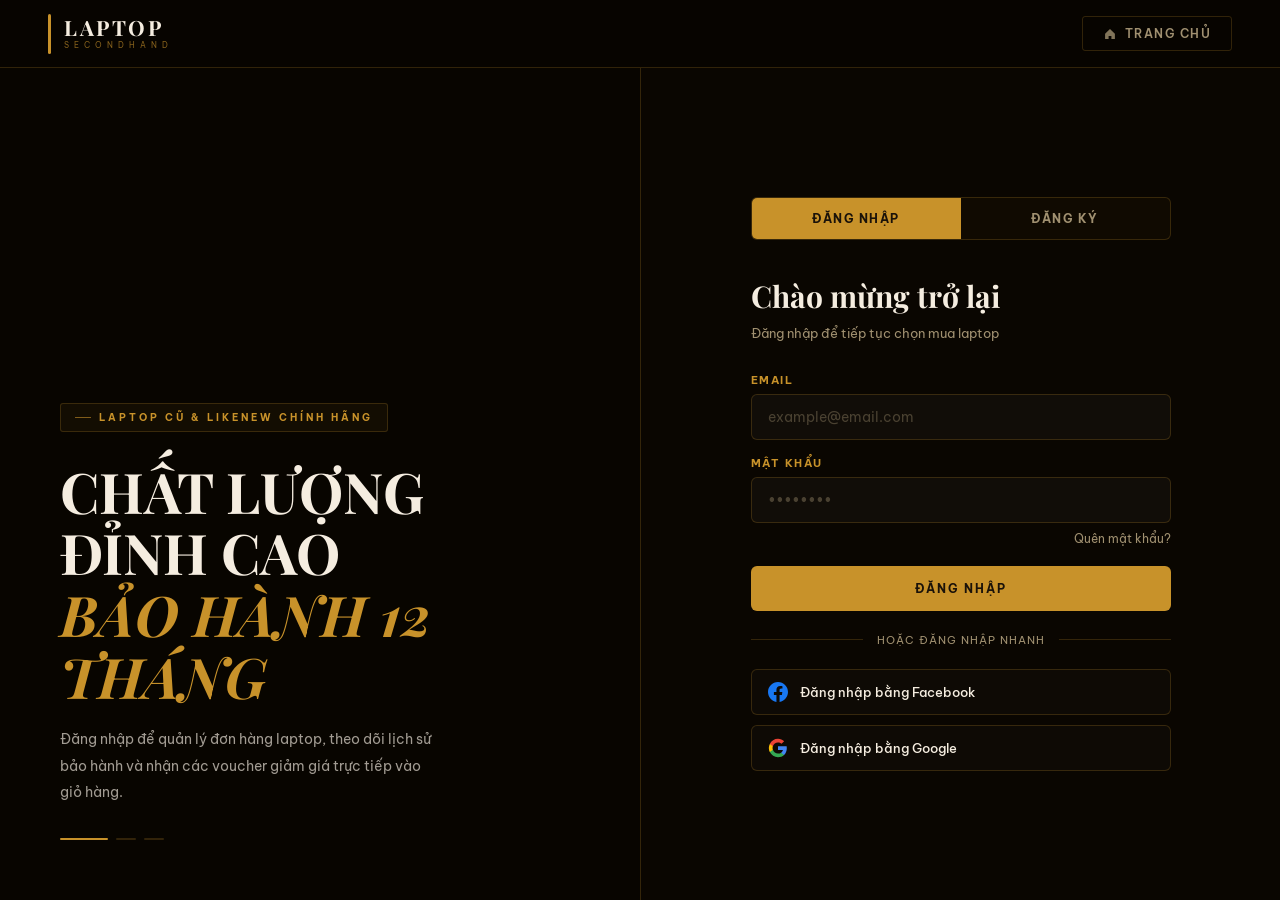
<file: thanhtoan.html>
<!DOCTYPE html>
<html lang="vi">
<head>
    <meta charset="UTF-8">
    <meta name="viewport" content="width=device-width, initial-scale=1.0">
    <title>Thanh Toán – Laptop SecondHand HCM</title>
    <link href="https://fonts.googleapis.com/css2?family=Playfair+Display:wght@700;900&family=Be+Vietnam+Pro:wght@300;400;500;600;700&display=swap" rel="stylesheet">
    <style>
        *, *::before, *::after { box-sizing: border-box; margin: 0; padding: 0; }
        body {
            font-family: 'Be Vietnam Pro', sans-serif;
            background: #0f0902;
            color: #f5ede0;
            min-height: 100vh;
            -webkit-font-smoothing: antialiased;
        }

        /* ── HEADER ── */
        .co-header {
            padding: 18px 40px;
            display: flex; align-items: center; justify-content: space-between;
            border-bottom: 1px solid rgba(200,146,42,0.2);
            background: rgba(10,6,1,0.98);
        }
        .co-logo { font-family: 'Playfair Display', serif; font-size: 20px; color: #c8922a; text-decoration: none; letter-spacing: 2px; }
        .co-logo small { display: block; font-size: 9px; letter-spacing: 4px; color: #6a5a45; font-family: 'Be Vietnam Pro', sans-serif; font-weight: 300; }
        .co-steps { display: flex; align-items: center; gap: 8px; font-size: 12px; }
        .co-step { padding: 6px 14px; border-radius: 20px; font-weight: 600; letter-spacing: .5px; }
        .co-step.active { background: #c8922a; color: #1a1209; }
        .co-step.done { color: #56a870; }
        .co-step.pending { color: #5a4a35; }
        .co-sep { color: #3a2a18; font-size: 10px; }

        /* ── LAYOUT ── */
        .co-layout {
            max-width: 1100px; margin: 0 auto; padding: 36px 24px;
            display: grid; grid-template-columns: 1fr 400px; gap: 32px;
            align-items: start;
        }
        @media(max-width:768px){ .co-layout{ grid-template-columns:1fr; } }

        /* ── LEFT: FORM ── */
        .co-form-section { display: flex; flex-direction: column; gap: 24px; }
        .co-card {
            background: rgba(20,12,4,0.95); border: 1px solid rgba(200,146,42,0.18);
            border-radius: 10px; padding: 24px;
        }
        .co-card-title {
            font-size: 14px; font-weight: 700; color: #c8922a;
            letter-spacing: 1.5px; text-transform: uppercase;
            margin-bottom: 20px; padding-bottom: 12px;
            border-bottom: 1px solid rgba(200,146,42,0.15);
            display: flex; align-items: center; gap: 8px;
        }
        .field-row { display: grid; grid-template-columns: 1fr 1fr; gap: 14px; }
        .field { margin-bottom: 14px; }
        .field label {
            display: block; font-size: 11px; font-weight: 600;
            letter-spacing: 1px; text-transform: uppercase; color: #6a5a45; margin-bottom: 6px;
        }
        .field input, .field select, .field textarea {
            width: 100%; padding: 12px 14px;
            background: rgba(255,255,255,0.03);
            border: 1px solid rgba(200,146,42,0.22); border-radius: 6px;
            color: #f5ede0; font-family: 'Be Vietnam Pro', sans-serif; font-size: 14px;
            outline: none; transition: all .25s;
        }
        .field input:focus, .field select:focus, .field textarea:focus {
            border-color: #c8922a; background: rgba(200,146,42,0.04);
            box-shadow: 0 0 0 3px rgba(200,146,42,0.1);
        }
        .field input::placeholder, .field textarea::placeholder { color: #4a3a28; }
        .field select option { background: #1e1408; color: #e8d5b0; }
        .field textarea { resize: vertical; min-height: 80px; }

        /* ── PAYMENT METHOD ── */
        .pay-methods { display: grid; grid-template-columns: repeat(3,1fr); gap: 10px; }
        .pay-method {
            border: 2px solid rgba(200,146,42,0.2); border-radius: 8px; padding: 14px 10px;
            text-align: center; cursor: pointer; transition: all .25s;
            display: flex; flex-direction: column; align-items: center; gap: 6px;
        }
        .pay-method:hover { border-color: rgba(200,146,42,0.5); background: rgba(200,146,42,0.04); }
        .pay-method.selected { border-color: #c8922a; background: rgba(200,146,42,0.08); }
        .pay-method .pm-icon { font-size: 24px; }
        .pay-method .pm-name { font-size: 11px; font-weight: 600; letter-spacing: .5px; color: #c8b88a; }

        /* ── RIGHT: ORDER SUMMARY ── */
        .co-summary { position: sticky; top: 24px; }
        .co-summary-title {
            font-size: 14px; font-weight: 700; color: #c8922a;
            letter-spacing: 1.5px; text-transform: uppercase;
            margin-bottom: 18px; padding-bottom: 12px;
            border-bottom: 1px solid rgba(200,146,42,0.15);
        }
        .order-items { display: flex; flex-direction: column; gap: 12px; margin-bottom: 20px; max-height: 280px; overflow-y: auto; }
        .order-item {
            display: flex; align-items: center; gap: 12px;
            padding: 10px 0; border-bottom: 1px solid rgba(200,146,42,0.08);
        }
        .order-item-img {
            width: 56px; height: 56px; border-radius: 6px; background: #2a1a08;
            display: flex; align-items: center; justify-content: center;
            font-size: 22px; flex-shrink: 0;
        }
        .order-item-info { flex: 1; }
        .order-item-name { font-size: 13px; color: #d0c0a0; font-weight: 500; line-height: 1.4; }
        .order-item-price { font-size: 13px; color: #c8922a; font-weight: 700; margin-top: 2px; }
        .order-item-remove {
            background: none; border: none; color: #5a4a35; cursor: pointer;
            font-size: 16px; padding: 4px; transition: color .2s;
        }
        .order-item-remove:hover { color: #e05a3a; }

        /* Coupon */
        .coupon-row {
            display: flex; gap: 8px; margin-bottom: 16px;
        }
        .coupon-row input {
            flex: 1; padding: 10px 14px;
            background: rgba(255,255,255,0.03);
            border: 1px solid rgba(200,146,42,0.22); border-radius: 6px;
            color: #f5ede0; font-family: 'Be Vietnam Pro', sans-serif; font-size: 13px; outline: none;
        }
        .coupon-row button {
            padding: 10px 18px; background: transparent;
            border: 1px solid rgba(200,146,42,0.4); border-radius: 6px;
            color: #c8922a; font-size: 13px; font-weight: 600; cursor: pointer; transition: all .2s;
        }
        .coupon-row button:hover { background: rgba(200,146,42,0.1); }

        .price-rows { display: flex; flex-direction: column; gap: 8px; margin-bottom: 20px; }
        .price-row-item {
            display: flex; justify-content: space-between; align-items: center;
            font-size: 13px; color: #8a7560;
        }
        .price-row-item.total {
            font-size: 18px; font-weight: 700; color: #c8922a;
            padding-top: 12px; border-top: 1px solid rgba(200,146,42,0.2);
            font-family: 'Playfair Display', serif;
        }
        .price-row-item span:last-child { color: #d0c0a0; }
        .price-row-item.total span:last-child { color: #c8922a; }
        .price-row-item.discount span:last-child { color: #56a870; }

        .btn-place-order {
            width: 100%; padding: 16px;
            background: #c8922a; color: #1a1209;
            border: none; border-radius: 8px;
            font-family: 'Playfair Display', serif;
            font-size: 16px; font-weight: 700; letter-spacing: 1px;
            cursor: pointer; transition: all .25s;
        }
        .btn-place-order:hover { background: #a8741a; transform: translateY(-1px); box-shadow: 0 8px 24px rgba(200,146,42,0.3); }
        .btn-place-order:active { transform: translateY(0); }

        .co-back {
            display: inline-flex; align-items: center; gap: 6px;
            font-size: 13px; color: #6a5a45; text-decoration: none; transition: color .2s;
            margin-top: 14px;
        }
        .co-back:hover { color: #c8922a; }

        /* ── TOAST ── */
        #co-toast {
            position: fixed; bottom: 28px; left: 50%; transform: translateX(-50%);
            background: #1a1209; color: #c8922a; padding: 12px 26px; border-radius: 30px;
            font-size: 14px; font-weight: 600; z-index: 9999;
            border: 1px solid #c8922a; box-shadow: 0 4px 20px rgba(0,0,0,0.5);
            transition: opacity .4s; opacity: 0; pointer-events: none;
        }

        /* ── SUCCESS OVERLAY ── */
        #success-overlay {
            display: none; position: fixed; inset: 0;
            background: rgba(0,0,0,0.85); z-index: 9999;
            align-items: center; justify-content: center;
        }
        .success-box {
            background: #1c1208; border: 1px solid rgba(200,146,42,0.3);
            border-radius: 16px; padding: 48px 40px; text-align: center; max-width: 440px; width: 90%;
            animation: pdSlideIn .3s cubic-bezier(.34,1.56,.64,1);
        }
        @keyframes pdSlideIn { from{opacity:0;transform:translateY(24px) scale(.97)} to{opacity:1;transform:translateY(0) scale(1)} }
        .success-icon { font-size: 56px; margin-bottom: 16px; }
        .success-box h2 { font-family: 'Playfair Display', serif; font-size: 26px; color: #c8922a; margin-bottom: 12px; }
        .success-box p { font-size: 14px; color: #8a7560; line-height: 1.7; margin-bottom: 24px; }
        .success-order-id { font-size: 12px; color: #c8922a; background: rgba(200,146,42,0.1); padding: 8px 16px; border-radius: 20px; display: inline-block; margin-bottom: 24px; }
        .btn-back-home { padding: 13px 32px; background: #c8922a; color: #1a1209; border: none; border-radius: 8px; font-size: 14px; font-weight: 700; cursor: pointer; text-decoration: none; display: inline-block; transition: background .2s; font-family: 'Be Vietnam Pro', sans-serif; }
        .btn-back-home:hover { background: #a8741a; }
    </style>
</head>
<body>

<div id="co-toast"></div>

<!-- SUCCESS OVERLAY -->
<div id="success-overlay" style="display:none;align-items:center;justify-content:center;">
    <div class="success-box">
        <div class="success-icon">🎉</div>
        <h2>Đặt mua Laptop thành công!</h2>
        <p>Cảm ơn bạn đã tin tưởng Laptop Secondhand. Kỹ thuật viên sẽ liên hệ xác nhận đơn hàng và chuẩn bị quà tặng (Balo + Chuột) trong vòng 15 phút.</p>
        <div class="success-order-id" id="order-id-display">Mã đơn: #LAP2026001</div>
        <br>
        <a href="index.html" class="btn-back-home">Tiếp tục mua sắm</a>
    </div>
</div>

<!-- HEADER -->
<div class="co-header">
    <a href="trangchu.html" class="co-logo">LAPTOP<small>SECONDHAND</small></a>
    <div class="co-steps">
        <span class="co-step done">✓ Giỏ hàng</span>
        <span class="co-sep">›</span>
        <span class="co-step active">Thông tin nhận máy</span>
        <span class="co-sep">›</span>
        <span class="co-step pending">Xác nhận</span>
    </div>
</div>

<!-- MAIN -->
<div class="co-layout">

    <!-- LEFT – FORM -->
    <div class="co-form-section">

        <!-- THÔNG TIN GIAO HÀNG -->
        <div class="co-card">
            <div class="co-card-title">📍 Thông tin nhận Laptop</div>
            <div class="field-row">
                <div class="field">
                    <label>Họ và tên *</label>
                    <input type="text" id="co-name" placeholder="Nguyễn Văn A">
                </div>
                <div class="field">
                    <label>Số điện thoại *</label>
                    <input type="tel" id="co-phone" placeholder="09xxxxxxxx">
                </div>
            </div>
            <div class="field">
                <label>Email nhận hóa đơn bảo hành</label>
                <input type="email" id="co-email" placeholder="example@email.com">
            </div>
            <div class="field-row">
                <div class="field">
                    <label>Tỉnh / Thành phố *</label>
                    <select id="co-city">
                        <option value="">Chọn tỉnh thành</option>
                        <option selected>TP. Hồ Chí Minh</option>
                        <option>Hà Nội</option>
                        <option>Đà Nẵng</option>
                        <option>Bình Dương</option>
                        <option>Đồng Nai</option>
                        <option>Cần Thơ</option>
                        <option>Khác</option>
                    </select>
                </div>
                <div class="field">
                    <label>Quận / Huyện *</label>
                    <input type="text" id="co-district" placeholder="Quận/Huyện">
                </div>
            </div>
            <div class="field">
                <label>Địa chỉ nhận máy cụ thể *</label>
                <input type="text" id="co-address" placeholder="Số nhà, tên đường, phường/xã...">
            </div>
            <div class="field">
                <label>Ghi chú kỹ thuật (tùy chọn)</label>
                <textarea id="co-note" placeholder="Yêu cầu cài đặt thêm phần mềm, giờ giao máy..."></textarea>
            </div>
        </div>

        <!-- PHƯƠNG THỨC THANH TOÁN -->
        <div class="co-card">
            <div class="co-card-title">💳 Phương thức thanh toán & Trả góp</div>
            <div class="pay-methods">
                <div class="pay-method selected" data-pay="cod" onclick="selectPay(this)">
                    <div class="pm-icon">💵</div>
                    <div class="pm-name">COD<br><span style="font-size:9px;color:#6a5a45;">Kiểm tra máy khi nhận</span></div>
                </div>
                <div class="pay-method" data-pay="installment" onclick="selectPay(this)">
                    <div class="pm-icon">📋</div>
                    <div class="pm-name">Trả góp 0%<br><span style="font-size:9px;color:#6a5a45;">Thẻ tín dụng / CCCD</span></div>
                </div>
                <div class="pay-method" data-pay="vnpay" onclick="selectPay(this)">
                    <div class="pm-icon">🏦</div>
                    <div class="pm-name">VNPay</div>
                </div>
                <div class="pay-method" data-pay="momo" onclick="selectPay(this)">
                    <div class="pm-icon">💜</div>
                    <div class="pm-name">MoMo</div>
                </div>
                <div class="pay-method" data-pay="zalopay" onclick="selectPay(this)">
                    <div class="pm-icon">💙</div>
                    <div class="pm-name">ZaloPay</div>
                </div>
                <div class="pay-method" data-pay="atm" onclick="selectPay(this)">
                    <div class="pm-icon">💳</div>
                    <div class="pm-name">Thẻ ATM/Visa</div>
                </div>
            </div>
        </div>

    </div>

    <!-- RIGHT – ORDER SUMMARY -->
    <div class="co-summary">
        <div class="co-card">
            <div class="co-summary-title">🛒 Giỏ hàng Laptop</div>
            <div class="order-items" id="order-items-list">
                <!-- JS render -->
                <div style="color:#5a4a35;font-size:13px;text-align:center;padding:16px 0;">Đang tải giỏ hàng...</div>
            </div>

            <!-- Coupon -->
            <div class="coupon-row">
                <input type="text" id="coupon-input" placeholder="Nhập mã (LAP500, LAP1000)">
                <button onclick="applyCoupon()">Áp dụng</button>
            </div>

            <!-- Price breakdown -->
            <div class="price-rows">
                <div class="price-row-item">
                    <span>Tạm tính</span>
                    <span id="subtotal-val">0đ</span>
                </div>
                <div class="price-row-item discount" id="discount-row" style="display:none;">
                    <span>Giảm giá</span>
                    <span id="discount-val">-0đ</span>
                </div>
                <div class="price-row-item">
                    <span>Phí vận chuyển</span>
                    <span id="ship-val">Miễn phí (Giao 2h)</span>
                </div>
                <div class="price-row-item total">
                    <span>Tổng cộng</span>
                    <span id="total-val">0đ</span>
                </div>
            </div>

            <button class="btn-place-order" onclick="placeOrder()">Xác nhận đặt mua →</button>
            <a href="index.html" class="co-back">← Quay lại cửa hàng</a>
        </div>
    </div>

</div>

<script>
let cartData = [];
let subtotal = 0;
let discount = 0;
let selectedPay = 'cod';

/* ── LOAD CART ── */
(function(){
    // Check cart keys
    const raw = localStorage.getItem('sh_cart_items') || localStorage.getItem('sh_cart');
    if(raw){
        try{
            const d = JSON.parse(raw);
            cartData = d.items || d || [];
            if(!Array.isArray(cartData)) cartData=[];
            subtotal = cartData.reduce((s,i)=>s + (i.price * (i.qty || 1)),0);
        } catch(e){ cartData=[]; }
    }
    renderOrderItems();
    updatePrices();
})();

function renderOrderItems(){
    const el = document.getElementById('order-items-list');
    if(!cartData.length){
        el.innerHTML='<div style="color:#5a4a35;font-size:13px;text-align:center;padding:16px 0;">Giỏ hàng trống. <a href="index.html" style="color:#c8922a;">Quay lại chọn máy</a></div>';
        return;
    }
    el.innerHTML = cartData.map((item,i)=>`
        <div class="order-item">
            <div class="order-item-img">💻</div>
            <div class="order-item-info">
                <div class="order-item-name">${item.name}</div>
                <div class="order-item-price">${item.price.toLocaleString('vi-VN')}đ ${item.qty ? 'x '+item.qty : ''}</div>
            </div>
            <button class="order-item-remove" onclick="removeItem(${i})">✕</button>
        </div>`).join('');
}

function removeItem(i){
    cartData.splice(i,1);
    subtotal = cartData.reduce((s,it)=>s + (it.price * (it.qty || 1)),0);
    renderOrderItems();
    updatePrices();
    localStorage.setItem('sh_cart_items', JSON.stringify(cartData));
}

function updatePrices(){
    document.getElementById('subtotal-val').textContent = subtotal.toLocaleString('vi-VN')+'đ';
    document.getElementById('total-val').textContent = Math.max(0,subtotal-discount).toLocaleString('vi-VN')+'đ';
    const ship = subtotal >= 5000000 ? 'Miễn phí (Hỏa tốc)' : '50.000đ';
    document.getElementById('ship-val').textContent = ship;
}

function applyCoupon(){
    const code = document.getElementById('coupon-input').value.trim().toUpperCase();
    if(code==='LAP500' && subtotal>=10000000){ discount=500000; showToast('✅ Đã áp dụng mã LAP500 – Giảm 500.000đ'); }
    else if(code==='LAP1000' && subtotal>=20000000){ discount=1000000; showToast('✅ Đã áp dụng mã LAP1000 – Giảm 1.000.000đ'); }
    else { discount=0; showToast('⚠️ Mã không hợp lệ hoặc chưa đạt giá trị tối thiểu!'); return; }
    const row=document.getElementById('discount-row');
    row.style.display='flex';
    document.getElementById('discount-val').textContent='-'+discount.toLocaleString('vi-VN')+'đ';
    updatePrices();
}

function selectPay(el){
    document.querySelectorAll('.pay-method').forEach(m=>m.classList.remove('selected'));
    el.classList.add('selected');
    selectedPay = el.dataset.pay;
}

function placeOrder(){
    const name    = document.getElementById('co-name').value.trim();
    const phone   = document.getElementById('co-phone').value.trim();
    const city    = document.getElementById('co-city').value;
    const district= document.getElementById('co-district').value.trim();
    const address = document.getElementById('co-address').value.trim();

    if(!name)    { showToast('⚠️ Vui lòng nhập họ và tên!'); return; }
    if(!phone || !/^(0|\+84)[0-9]{8,10}$/.test(phone)) { showToast('⚠️ Số điện thoại không hợp lệ!'); return; }
    if(!city)    { showToast('⚠️ Vui lòng chọn tỉnh thành!'); return; }
    if(!district){ showToast('⚠️ Vui lòng nhập quận/huyện!'); return; }
    if(!address) { showToast('⚠️ Vui lòng nhập địa chỉ nhận máy!'); return; }
    if(!cartData.length){ showToast('⚠️ Giỏ hàng trống!'); return; }

    // Generate order ID
    const orderId = 'LAP' + Date.now().toString().slice(-8);
    document.getElementById('order-id-display').textContent = 'Mã đơn: #' + orderId;

    // Save order
    const orders = JSON.parse(localStorage.getItem('sh_orders')||'[]');
    orders.push({ id:orderId, items:cartData, total:Math.max(0,subtotal-discount), name, phone, city, district, address, pay:selectedPay, date: new Date().toLocaleString('vi-VN') });
    localStorage.setItem('sh_orders', JSON.stringify(orders));

    // Clear cart
    localStorage.removeItem('sh_cart_items');
    localStorage.removeItem('sh_cart');

    // Show success
    const overlay = document.getElementById('success-overlay');
    overlay.style.display = 'flex';
}

function showToast(msg){
    const t=document.getElementById('co-toast');
    t.textContent=msg; t.style.opacity='1';
    clearTimeout(t._t);
    t._t=setTimeout(()=>t.style.opacity='0',2800);
}

// Check login status
const isLogin = localStorage.getItem('isLogin')||localStorage.getItem('sh_current');
if(!isLogin){ window.location.href='dangnhap.html'; }

// Pre-fill if logged in
const cur = JSON.parse(localStorage.getItem('sh_current')||'null');
if(cur){
    document.getElementById('co-name').value = cur.name || '';
    document.getElementById('co-email').value = cur.email || '';
}
</script>
</body>
</html>
</file>
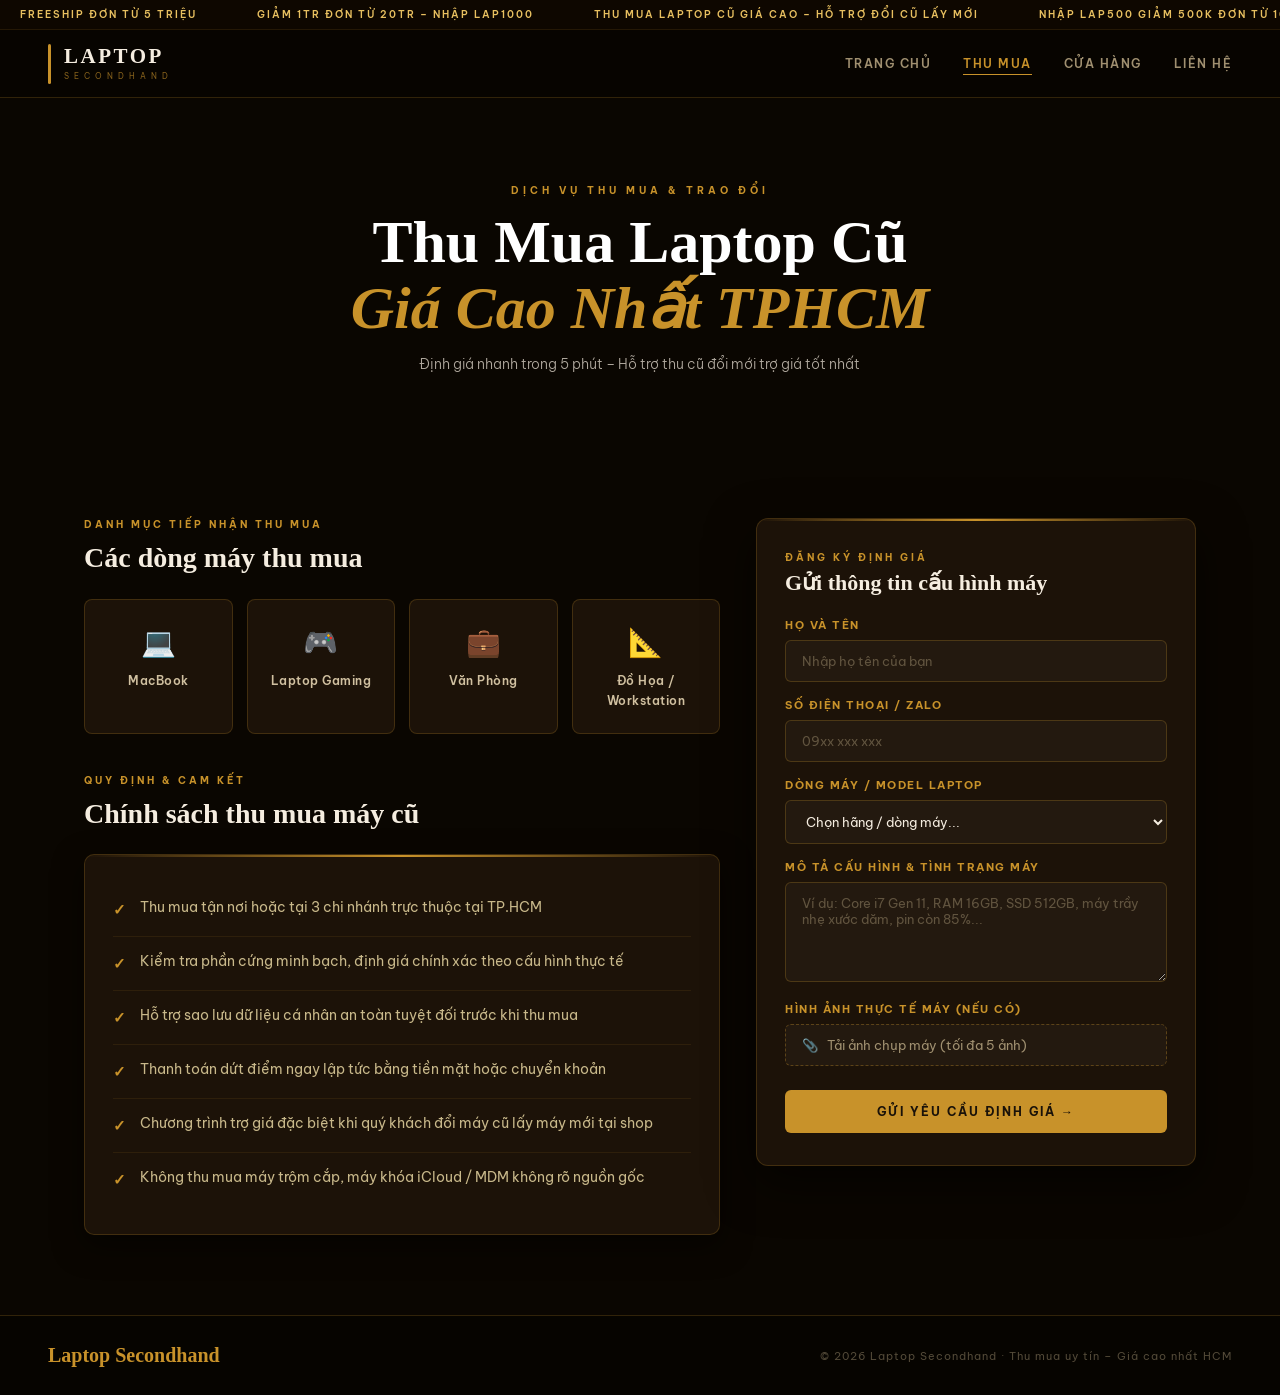
<file: thumua.html>
<!DOCTYPE html>
<html lang="vi">
<head>
<meta charset="UTF-8">
<meta name="viewport" content="width=device-width, initial-scale=1.0">
<title>Thu Mua Laptop Cũ Giá Cao – Laptop SecondHand HCM</title>
<link href="https://fonts.googleapis.com/css2?family=Cormorant+Garamond:wght@400;600;700&family=Barlow:wght@300;400;500;600&family=Be+Vietnam+Pro:wght@300;400;500;600;700&display=swap" rel="stylesheet">
<style>
*, *::before, *::after { margin: 0; padding: 0; box-sizing: border-box; }

:root {
  --gold: #c8922a;
  --gold-light: #e8c060;
  --gold-dim: rgba(200,146,42,0.12);
  --black: #0a0601;
  --card-bg: #1c1208;
  --card-bg2: #160e04;
  --border: rgba(200,146,42,0.22);
  --gray: #a09070;
}

body {
  font-family: 'Be Vietnam Pro', sans-serif;
  background: var(--black);
  color: #f5ede0;
  min-height: 100vh;
}

/* ── TICKER ── */
.ticker-bar {
  background: #0e0700;
  border-bottom: 1px solid rgba(200,146,42,0.12);
  overflow: hidden;
  height: 30px;
  display: flex;
  align-items: center;
}
.ticker-track {
  display: flex;
  gap: 60px;
  white-space: nowrap;
  animation: ticker 28s linear infinite;
  font-size: 10px;
  font-weight: 600;
  letter-spacing: 2px;
  color: var(--gold-light);
  text-transform: uppercase;
  padding: 0 20px;
}
.ticker-track span { display: flex; align-items: center; gap: 7px; }
@keyframes ticker {
  0% { transform: translateX(0); }
  100% { transform: translateX(-50%); }
}

/* ── HEADER ── */
.header {
  background: rgba(8,5,0,0.98);
  backdrop-filter: blur(16px);
  border-bottom: 1px solid var(--border);
  padding: 0 48px;
  display: flex;
  align-items: center;
  justify-content: space-between;
  height: 68px;
  position: sticky;
  top: 0;
  z-index: 99;
}
.logo { display: flex; align-items: center; gap: 13px; text-decoration: none; }
.logo-bar { width: 3px; height: 40px; background: var(--gold); border-radius: 2px; }
.logo-text { display: flex; flex-direction: column; }
.logo-main {
  font-family: 'Playfair Display', serif;
  font-size: 21px; font-weight: 700; color: #f5ede0; letter-spacing: 2.5px; line-height: 1;
}
.logo-sub { font-size: 7.5px; letter-spacing: 5px; color: rgba(200,146,42,0.65); text-transform: uppercase; margin-top: 4px; }

.nav { display: flex; gap: 32px; align-items: center; }
.nav a {
  color: var(--gray); text-decoration: none; font-size: 11.5px;
  font-weight: 600; letter-spacing: 1.5px; text-transform: uppercase; transition: color 0.25s; position: relative;
}
.nav a::after {
  content: ''; position: absolute; bottom: -4px; left: 0; right: 0; height: 1px;
  background: var(--gold); transform: scaleX(0); transition: transform 0.25s;
}
.nav a:hover { color: var(--gold); }
.nav a:hover::after, .nav a.active::after { transform: scaleX(1); }
.nav a.active { color: var(--gold); }

/* ── HERO ── */
.hero {
  position: relative;
  height: 360px;
  background: url("https://images.unsplash.com/photo-1517336714731-489689fd1ca8?auto=format&fit=crop&w=1400&q=80") center/cover no-repeat;
  display: flex;
  flex-direction: column;
  justify-content: center;
  align-items: center;
  text-align: center;
  overflow: hidden;
}
.hero::before {
  content: '';
  position: absolute;
  inset: 0;
  background: linear-gradient(to bottom, rgba(10,6,1,0.5) 0%, rgba(10,6,1,0.85) 100%);
}
.hero-inner {
  position: relative;
  z-index: 2;
  padding: 0 20px;
}
.hero-label {
  font-size: 10px; letter-spacing: 4px; color: var(--gold); text-transform: uppercase; margin-bottom: 12px; font-weight: 700;
}
.hero h1 {
  font-family: 'Playfair Display', serif;
  font-size: clamp(32px, 5vw, 60px);
  font-weight: 700;
  color: white;
  line-height: 1.1;
}
.hero h1 span { color: var(--gold); font-style: italic; }
.hero-sub { margin-top: 14px; font-size: 14px; color: rgba(245,237,224,0.7); font-weight: 300; }

/* ── MAIN ── */
.main {
  max-width: 1160px;
  margin: 0 auto;
  padding: 60px 24px 80px;
  display: grid;
  grid-template-columns: 1fr 440px;
  gap: 36px;
  align-items: start;
}

/* ── SECTION LABEL ── */
.section-label {
  font-size: 10px; letter-spacing: 3px; color: var(--gold); text-transform: uppercase; margin-bottom: 10px; font-weight: 700;
}
.section-title {
  font-family: 'Playfair Display', serif;
  font-size: 28px; font-weight: 700; color: #f5ede0; margin-bottom: 24px; line-height: 1.2;
}

/* ── CATEGORY GRID (Laptop) ── */
.cat-grid {
  display: grid;
  grid-template-columns: repeat(4, 1fr);
  gap: 14px;
  margin-bottom: 40px;
}
.cat-item {
  background: var(--card-bg);
  border: 1px solid var(--border);
  border-radius: 8px;
  padding: 24px 12px;
  text-align: center;
  cursor: pointer;
  transition: all 0.25s;
}
.cat-item:hover {
  border-color: rgba(200,146,42,0.6);
  background: rgba(200,146,42,0.08);
  transform: translateY(-4px);
}
.cat-emoji { font-size: 28px; display: block; margin-bottom: 10px; }
.cat-name { font-size: 12px; font-weight: 600; letter-spacing: 0.5px; color: #d0c0a0; }

/* ── POLICY ── */
.policy-card {
  background: var(--card-bg);
  border: 1px solid var(--border);
  border-radius: 10px;
  padding: 28px;
  position: relative;
  overflow: hidden;
  box-shadow: 0 10px 30px rgba(0,0,0,0.5);
}
.policy-card::before {
  content: '';
  position: absolute;
  top: 0; left: 0; right: 0;
  height: 2px;
  background: linear-gradient(to right, transparent, var(--gold), transparent);
}
.policy-list { list-style: none; }
.policy-list li {
  display: flex;
  align-items: flex-start;
  gap: 14px;
  padding: 14px 0;
  border-bottom: 1px solid rgba(200,146,42,0.1);
  font-size: 13.5px;
  color: #c8b88a;
  line-height: 1.6;
}
.policy-list li:last-child { border-bottom: none; }
.policy-list li::before {
  content: "✓";
  color: var(--gold);
  font-weight: 700;
  font-size: 15px;
  flex-shrink: 0;
  margin-top: 1px;
}

/* ── FORM SIDE ── */
.form-card {
  background: var(--card-bg);
  border: 1px solid var(--border);
  border-radius: 12px;
  padding: 32px 28px;
  position: sticky;
  top: 90px;
  overflow: hidden;
  box-shadow: 0 16px 48px rgba(0,0,0,0.6);
}
.form-card::before {
  content: '';
  position: absolute;
  top: 0; left: 0; right: 0;
  height: 2px;
  background: linear-gradient(to right, transparent, var(--gold), transparent);
}

.form-group { margin-bottom: 16px; }
.form-label {
  display: block;
  font-size: 11px;
  font-weight: 700;
  letter-spacing: 1.5px;
  color: var(--gold);
  text-transform: uppercase;
  margin-bottom: 8px;
}

input[type=text], input[type=tel], select, textarea {
  width: 100%;
  padding: 12px 16px;
  background: rgba(255,255,255,0.03);
  border: 1px solid rgba(200,146,42,0.25);
  border-radius: 6px;
  color: #f5ede0;
  font-family: 'Be Vietnam Pro', sans-serif;
  font-size: 13px;
  transition: border-color 0.25s;
}
input[type=text]:focus,
input[type=tel]:focus,
select:focus,
textarea:focus {
  outline: none;
  border-color: var(--gold);
  background: rgba(200,146,42,0.06);
}
input::placeholder, textarea::placeholder { color: rgba(160,144,112,0.5); }

select option { background: #1c1208; color: #f5ede0; }
textarea { resize: vertical; min-height: 100px; }

.file-label {
  display: flex;
  align-items: center;
  gap: 12px;
  padding: 12px 16px;
  background: rgba(255,255,255,0.03);
  border: 1px dashed rgba(200,146,42,0.35);
  border-radius: 6px;
  cursor: pointer;
  font-size: 13px;
  color: #a09070;
  transition: all 0.25s;
}
.file-label:hover { border-color: var(--gold); color: var(--gold); }
input[type=file] { display: none; }

.submit-btn {
  width: 100%;
  padding: 14px;
  background: var(--gold);
  color: #1a1209;
  border: none;
  font-family: 'Be Vietnam Pro', sans-serif;
  font-size: 12px;
  font-weight: 700;
  letter-spacing: 2px;
  text-transform: uppercase;
  cursor: pointer;
  border-radius: 6px;
  margin-top: 8px;
  transition: all 0.25s;
}
.submit-btn:hover {
  background: var(--gold-light);
  transform: translateY(-2px);
  box-shadow: 0 8px 30px rgba(200,146,42,0.35);
}

/* ── SUCCESS STATE ── */
.success-msg {
  display: none;
  text-align: center;
  padding: 30px 20px;
}
.success-msg .check { font-size: 48px; margin-bottom: 12px; }
.success-msg h3 {
  font-family: 'Playfair Display', serif;
  font-size: 24px; color: var(--gold); margin-bottom: 8px;
}
.success-msg p { font-size: 13.5px; color: #a09070; line-height: 1.6; }

/* ── FOOTER ── */
.footer {
  background: #060400;
  border-top: 1px solid var(--border);
  padding: 28px 48px;
  display: flex;
  align-items: center;
  justify-content: space-between;
}
.footer-logo { font-family: 'Playfair Display', serif; font-size: 20px; color: var(--gold); font-weight: 700; }
.footer-copy { font-size: 11px; color: rgba(160,144,112,0.5); letter-spacing: 1px; }

/* ── RESPONSIVE ── */
@media (max-width: 900px) {
  .main { grid-template-columns: 1fr; }
  .cat-grid { grid-template-columns: repeat(2, 1fr); }
  .form-card { position: static; }
  .header { padding: 0 20px; }
  .footer { flex-direction: column; gap: 12px; text-align: center; padding: 24px; }
}
</style>
</head>
<body>

<!-- TICKER -->
<div class="ticker-bar">
  <div class="ticker-track">
    <span>FREESHIP đơn từ 5 triệu</span>
    <span>GIẢM 1TR đơn từ 20tr – nhập LAP1000</span>
    <span>THU MUA LAPTOP CŨ GIÁ CAO – HỖ TRỢ ĐỔI CŨ LẤY MỚI</span>
    <span>NHẬP LAP500 GIẢM 500K đơn từ 10tr</span>
    <span>FREESHIP đơn từ 5 triệu</span>
    <span>GIẢM 1TR đơn từ 20tr – nhập LAP1000</span>
    <span>THU MUA LAPTOP CŨ GIÁ CAO – HỖ TRỢ ĐỔI CŨ LẤY MỚI</span>
    <span>NHẬP LAP500 GIẢM 500K đơn từ 10tr</span>
  </div>
</div>

<!-- HEADER -->
<header class="header">
  <a href="trangchu.html" class="logo">
    <div class="logo-bar"></div>
    <div class="logo-text">
      <span class="logo-main">LAPTOP</span>
      <span class="logo-sub">Secondhand</span>
    </div>
  </a>
  <nav class="nav">
    <a href="trangchu.html">Trang chủ</a>
    <a href="thumua.html" class="active">Thu mua</a>
    <a href="index.html">Cửa hàng</a>
    <a href="contact.html">Liên hệ</a>
  </nav>
</header>

<!-- HERO -->
<div class="hero">
  <div class="hero-inner">
    <p class="hero-label">Dịch vụ thu mua & trao đổi</p>
    <h1>Thu Mua Laptop Cũ<br><span>Giá Cao Nhất TPHCM</span></h1>
    <p class="hero-sub">Định giá nhanh trong 5 phút – Hỗ trợ thu cũ đổi mới trợ giá tốt nhất</p>
  </div>
</div>

<!-- MAIN CONTENT -->
<div class="main">

  <!-- LEFT COLUMN -->
  <div>
    <!-- CATEGORIES -->
    <div class="section-label">Danh mục tiếp nhận thu mua</div>
    <div class="section-title">Các dòng máy thu mua</div>

    <div class="cat-grid">
      <div class="cat-item"><span class="cat-emoji">💻</span><span class="cat-name">MacBook</span></div>
      <div class="cat-item"><span class="cat-emoji">🎮</span><span class="cat-name">Laptop Gaming</span></div>
      <div class="cat-item"><span class="cat-emoji">💼</span><span class="cat-name">Văn Phòng</span></div>
      <div class="cat-item"><span class="cat-emoji">📐</span><span class="cat-name">Đồ Họa / Workstation</span></div>
    </div>

    <!-- POLICY -->
    <div class="section-label">Quy định & Cam kết</div>
    <div class="section-title">Chính sách thu mua máy cũ</div>

    <div class="policy-card">
      <ul class="policy-list">
        <li>Thu mua tận nơi hoặc tại 3 chi nhánh trực thuộc tại TP.HCM</li>
        <li>Kiểm tra phần cứng minh bạch, định giá chính xác theo cấu hình thực tế</li>
        <li>Hỗ trợ sao lưu dữ liệu cá nhân an toàn tuyệt đối trước khi thu mua</li>
        <li>Thanh toán dứt điểm ngay lập tức bằng tiền mặt hoặc chuyển khoản</li>
        <li>Chương trình trợ giá đặc biệt khi quý khách đổi máy cũ lấy máy mới tại shop</li>
        <li>Không thu mua máy trộm cắp, máy khóa iCloud / MDM không rõ nguồn gốc</li>
      </ul>
    </div>
  </div>

  <!-- RIGHT COLUMN: FORM -->
  <div class="form-card">
    <div class="section-label" style="margin-bottom:6px">Đăng ký định giá</div>
    <div class="section-title" style="font-size:22px;margin-bottom:22px">Gửi thông tin cấu hình máy</div>

    <div id="formWrap">
      <div class="form-group">
        <label class="form-label">Họ và tên</label>
        <input type="text" placeholder="Nhập họ tên của bạn">
      </div>

      <div class="form-group">
        <label class="form-label">Số điện thoại / Zalo</label>
        <input type="tel" placeholder="09xx xxx xxx">
      </div>

      <div class="form-group">
        <label class="form-label">Dòng máy / Model Laptop</label>
        <select>
          <option value="">Chọn hãng / dòng máy...</option>
          <option>Apple MacBook (Air / Pro)</option>
          <option>Dell (XPS / Latitude / Inspiron)</option>
          <option>Lenovo ThinkPad / Yoga</option>
          <option>Asus ROG / TUF Gaming</option>
          <option>Acer Nitro / Predator</option>
          <option>HP Envy / Spectre / ZBook</option>
          <option>Khác</option>
        </select>
      </div>

      <div class="form-group">
        <label class="form-label">Mô tả cấu hình & Tình trạng máy</label>
        <textarea placeholder="Ví dụ: Core i7 Gen 11, RAM 16GB, SSD 512GB, máy trầy nhẹ xước dăm, pin còn 85%..."></textarea>
      </div>

      <div class="form-group">
        <label class="form-label">Hình ảnh thực tế máy (nếu có)</label>
        <label class="file-label" for="fileInput">
          📎 &nbsp; Tải ảnh chụp máy (tối đa 5 ảnh)
        </label>
        <input type="file" id="fileInput" multiple accept="image/*">
      </div>

      <button class="submit-btn" onclick="handleSubmit()">GỬI YÊU CẦU ĐỊNH GIÁ →</button>
    </div>

    <div class="success-msg" id="successMsg">
      <div class="check">✅</div>
      <h3>Đã gửi yêu cầu thành công!</h3>
      <p>Kỹ thuật viên sẽ liên hệ và báo giá chi tiết qua Zalo trong vòng 15 phút.<br>Xin cảm ơn bạn!</p>
    </div>
  </div>

</div>

<!-- FOOTER -->
<footer class="footer">
  <div class="footer-logo">Laptop Secondhand</div>
  <div class="footer-copy">© 2026 Laptop Secondhand · Thu mua uy tín – Giá cao nhất HCM</div>
</footer>

<script>
function handleSubmit() {
  document.getElementById('formWrap').style.display = 'none';
  document.getElementById('successMsg').style.display = 'block';
}

// Show selected files count
document.getElementById('fileInput').addEventListener('change', function() {
  const label = document.querySelector('.file-label');
  const count = this.files.length;
  label.textContent = count > 0 ? `📎   ${count} ảnh đã chọn` : '📎   Tải ảnh chụp máy (tối đa 5 ảnh)';
});
</script>
</body>
</html>
</file>
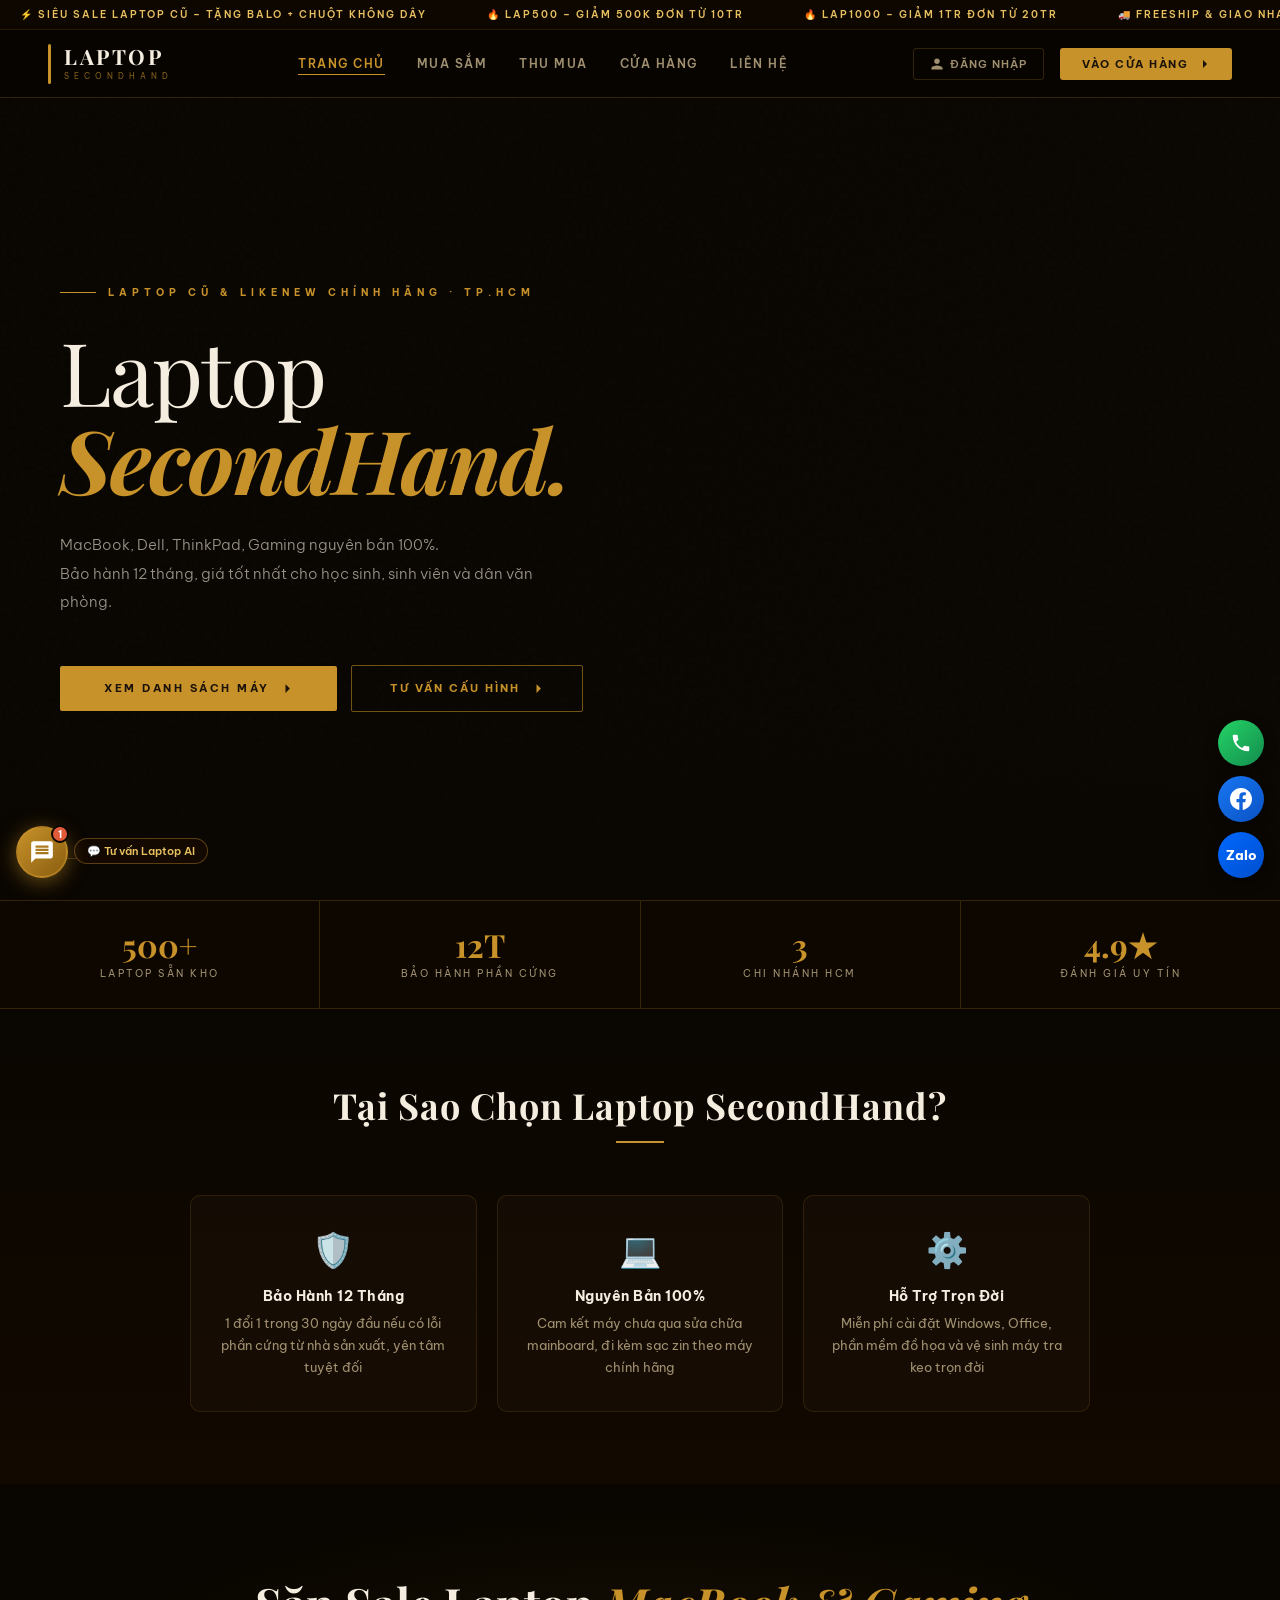
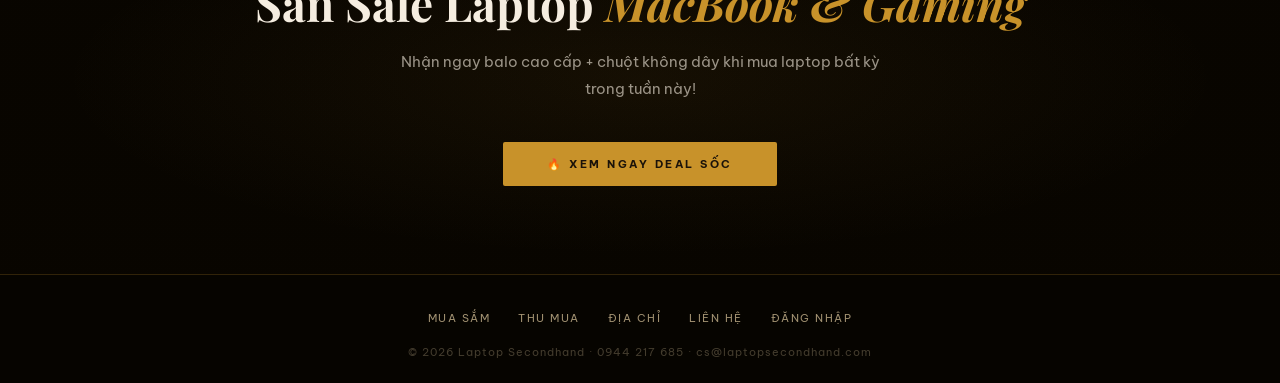
<file: trangchu.html>
<!DOCTYPE html>
<html lang="vi">
<head>
<meta charset="UTF-8">
<meta name="viewport" content="width=device-width, initial-scale=1.0">
<title>Laptop SecondHand – Chuyên Laptop Cũ, Likenew Uy Tín HCM</title>
<link href="https://fonts.googleapis.com/css2?family=Playfair+Display:ital,wght@0,400;0,700;0,900;1,400;1,700&family=Be+Vietnam+Pro:wght@300;400;500;600;700&display=swap" rel="stylesheet">
<style>
*,*::before,*::after{box-sizing:border-box;margin:0;padding:0}
:root{
  --gold:#c8922a;--gold-lt:#e8c060;--gold-dk:#a8741a;
  --bg:#0a0601;--bg2:#120900;--card:#1c1208;
  --text:#f5ede0;--muted:#a09070;
  --border:rgba(200,146,42,0.22);
}
body{font-family:'Be Vietnam Pro',sans-serif;background:var(--bg);color:var(--text);-webkit-font-smoothing:antialiased;min-height:100vh;}

/* ── PROMO BAR ── */
.promo-bar{background:#0e0700;border-bottom:1px solid rgba(200,146,42,0.12);overflow:hidden;height:30px;display:flex;align-items:center;}
.promo-track{display:flex;gap:60px;white-space:nowrap;animation:marquee 28s linear infinite;font-size:10px;font-weight:600;letter-spacing:2px;color:var(--gold-lt);text-transform:uppercase;padding:0 20px;}
.promo-track span{display:flex;align-items:center;gap:7px;}
@keyframes marquee{from{transform:translateX(0)}to{transform:translateX(-50%)}}

/* ── HEADER ── */
header{
  position:sticky;top:0;z-index:900;
  background:rgba(8,5,0,0.98);backdrop-filter:blur(16px);
  border-bottom:1px solid var(--border);
  display:flex;align-items:center;justify-content:space-between;
  padding:0 48px;height:68px;
  transition:transform .4s cubic-bezier(.4,0,.2,1);
}

/* ── LOGO ── */
.logo{display:flex;align-items:center;gap:13px;text-decoration:none;flex-shrink:0;}
.logo-bar{width:3px;height:40px;background:var(--gold);border-radius:2px;flex-shrink:0;}
.logo-text{display:flex;flex-direction:column;}
.logo-main{font-family:'Playfair Display',serif;font-size:21px;font-weight:700;color:var(--text);letter-spacing:2.5px;line-height:1;}
.logo-sub{font-size:7.5px;font-weight:400;letter-spacing:5px;color:rgba(200,146,42,0.65);text-transform:uppercase;margin-top:4px;}

.header-nav{display:flex;gap:32px;align-items:center;}
.header-nav a{font-size:11.5px;font-weight:600;letter-spacing:1.5px;text-transform:uppercase;color:var(--muted);text-decoration:none;transition:color .2s;position:relative;}
.header-nav a::after{content:'';position:absolute;bottom:-4px;left:0;right:0;height:1px;background:var(--gold);transform:scaleX(0);transition:transform .25s;}
.header-nav a:hover,.header-nav a.active{color:var(--gold);}
.header-nav a:hover::after,.header-nav a.active::after{transform:scaleX(1);}

.header-right{display:flex;align-items:center;gap:16px;}
.btn-login-hdr{display:flex;align-items:center;gap:6px;font-size:11px;font-weight:600;letter-spacing:1px;text-transform:uppercase;color:var(--muted);text-decoration:none;padding:8px 16px;border:1px solid var(--border);border-radius:3px;transition:all .25s;}
.btn-login-hdr:hover{color:var(--gold);border-color:rgba(200,146,42,0.5);}
.btn-shop-now{display:flex;align-items:center;gap:8px;padding:9px 22px;background:var(--gold);color:#1a1209;font-size:11px;font-weight:700;letter-spacing:1.5px;text-transform:uppercase;border:none;border-radius:3px;cursor:pointer;text-decoration:none;transition:all .25s;}
.btn-shop-now:hover{background:var(--gold-lt);transform:translateY(-1px);box-shadow:0 6px 20px rgba(200,146,42,0.3);}

/* ── HERO ── */
.hero{
  position:relative;height:calc(100vh - 98px);min-height:600px;
  display:flex;align-items:center;overflow:hidden;background:var(--bg);
}
.hero-bg{
  position:absolute;inset:0;
  background:
    linear-gradient(105deg,rgba(8,5,0,0.97) 0%,rgba(8,5,0,0.7) 48%,rgba(8,5,0,0.18) 100%),
    url('https://images.unsplash.com/photo-1517336714731-489689fd1ca8?auto=format&fit=crop&w=1400&q=80') center/cover no-repeat;
}
.hero-bg::after{content:'';position:absolute;bottom:0;left:0;right:0;height:200px;background:linear-gradient(transparent,var(--bg));}
.hero-bg::before{
  content:'';position:absolute;inset:0;
  background-image:url("data:image/svg+xml,%3Csvg viewBox='0 0 200 200' xmlns='http://www.w3.org/2000/svg'%3E%3Cfilter id='n'%3E%3CfeTurbulence type='fractalNoise' baseFrequency='0.9' numOctaves='4' stitchTiles='stitch'/%3E%3C/filter%3E%3Crect width='100%25' height='100%25' filter='url(%23n)' opacity='0.04'/%3E%3C/svg%3E");
  opacity:.45;pointer-events:none;
}
.hero-content{position:relative;z-index:2;max-width:650px;padding:0 60px;}
.hero-eyebrow{display:flex;align-items:center;gap:12px;margin-bottom:28px;}
.hero-eyebrow-line{width:36px;height:1px;background:var(--gold);}
.hero-eyebrow-text{font-size:10px;font-weight:700;letter-spacing:5px;color:var(--gold);text-transform:uppercase;}
.hero-title{font-family:'Playfair Display',serif;line-height:1.0;margin-bottom:28px;}
.hero-title .t1{display:block;font-size:clamp(50px,7vw,88px);font-weight:400;color:var(--text);letter-spacing:-2px;}
.hero-title .t2{display:block;font-size:clamp(50px,7vw,88px);font-weight:700;font-style:italic;color:var(--gold);letter-spacing:-2px;}
.hero-desc{font-size:15px;font-weight:300;color:rgba(245,237,224,0.6);line-height:1.9;margin-bottom:48px;max-width:480px;}
.hero-btns{display:flex;gap:14px;align-items:center;flex-wrap:wrap;}

/* Nút chính */
.btn-primary{
  padding:15px 44px;background:var(--gold);color:#1a1209;
  font-size:11px;font-weight:700;letter-spacing:2.5px;text-transform:uppercase;
  border:none;border-radius:2px;cursor:pointer;text-decoration:none;
  display:inline-flex;align-items:center;gap:8px;
  transition:all .3s;
}
.btn-primary:hover{background:var(--gold-lt);transform:translateY(-2px);box-shadow:0 12px 32px rgba(200,146,42,0.4);}

/* Nút liên hệ */
.btn-contact{
  position:relative;display:inline-flex;align-items:center;gap:9px;
  padding:15px 38px;background:transparent;
  border:1.5px solid rgba(200,146,42,0.55);
  color:var(--gold);font-size:11px;font-weight:700;letter-spacing:2px;
  text-transform:uppercase;text-decoration:none;border-radius:2px;
  overflow:hidden;transition:color .35s;
}
.btn-contact::before{
  content:'';position:absolute;inset:0;background:var(--gold);
  transform:translateX(-100%);transition:transform .38s cubic-bezier(.4,0,.2,1);z-index:0;
}
.btn-contact:hover::before{transform:translateX(0);}
.btn-contact:hover{color:#1a1209;}
.btn-contact span,.btn-contact svg{position:relative;z-index:1;}
.btn-contact svg{width:15px;height:15px;transition:transform .3s;}
.btn-contact:hover svg{transform:translateX(4px);}

.hero-scroll{
  position:absolute;bottom:36px;left:60px;
  display:flex;align-items:center;gap:12px;
  font-size:9px;letter-spacing:3px;color:rgba(200,146,42,0.45);text-transform:uppercase;z-index:2;
}
.scroll-line{width:36px;height:1px;background:rgba(200,146,42,0.25);position:relative;overflow:hidden;}
.scroll-line::after{content:'';position:absolute;top:0;left:-100%;width:100%;height:100%;background:var(--gold);animation:scrollA 1.9s ease-in-out infinite;}
@keyframes scrollA{to{left:100%;}}

/* ── STATS ── */
.stats{display:flex;background:rgba(14,8,1,0.98);border-top:1px solid var(--border);border-bottom:1px solid var(--border);}
.stat{flex:1;padding:28px 20px;text-align:center;border-right:1px solid var(--border);}
.stat:last-child{border-right:none;}
.stat-num{font-family:'Playfair Display',serif;font-size:32px;font-weight:700;color:var(--gold);line-height:1;margin-bottom:6px;}
.stat-lbl{font-size:10px;letter-spacing:2.5px;color:var(--muted);text-transform:uppercase;}

/* ── WHY US ── */
.why-section{padding:72px 48px;background:linear-gradient(180deg,var(--bg) 0%,var(--bg2) 100%);}
.section-head{text-align:center;margin-bottom:52px;}
.section-head h2{font-family:'Playfair Display',serif;font-size:clamp(24px,3vw,36px);color:var(--text);margin-bottom:12px;letter-spacing:1px;}
.section-rule{width:48px;height:2px;background:var(--gold);margin:0 auto;}
.why-grid{max-width:900px;margin:0 auto;display:grid;grid-template-columns:repeat(3,1fr);gap:20px;}
.why-card{background:rgba(28,18,8,0.55);border:1px solid rgba(200,146,42,0.14);border-radius:10px;padding:32px 24px;text-align:center;transition:all .3s;}
.why-card:hover{border-color:rgba(200,146,42,0.4);background:rgba(28,18,8,0.9);transform:translateY(-5px);box-shadow:0 18px 44px rgba(0,0,0,0.45);}
.why-icon{font-size:34px;display:block;margin-bottom:16px;}
.why-title{font-size:14px;font-weight:700;color:var(--text);margin-bottom:8px;letter-spacing:.5px;}
.why-desc{font-size:12.5px;color:var(--muted);line-height:1.75;}

/* ── CTA BANNER ── */
.cta-banner{
  position:relative;padding:88px 60px;
  background:linear-gradient(rgba(8,5,0,0.85),rgba(8,5,0,0.85)),url('https://images.unsplash.com/photo-1588872657578-7efd1f1555ed?auto=format&fit=crop&w=1400&q=80') center/cover no-repeat;
  text-align:center;overflow:hidden;
}
.cta-banner::before{
  content:'';position:absolute;inset:0;
  background:radial-gradient(ellipse 65% 65% at 50% 50%,rgba(200,146,42,0.07) 0%,transparent 70%);
}
.cta-banner h2{font-family:'Playfair Display',serif;font-size:clamp(26px,4vw,46px);color:var(--text);margin-bottom:14px;position:relative;}
.cta-banner h2 span{color:var(--gold);font-style:italic;}
.cta-banner p{font-size:15px;color:rgba(245,237,224,0.6);margin-bottom:40px;max-width:480px;margin-left:auto;margin-right:auto;position:relative;line-height:1.8;}
.cta-banner .btn-primary{position:relative;}

/* ── FOOTER ── */
footer{background:#060400;border-top:1px solid var(--border);padding:36px 48px 24px;text-align:center;}
.footer-links{display:flex;justify-content:center;gap:28px;margin-bottom:20px;flex-wrap:wrap;}
.footer-links a{font-size:11px;letter-spacing:1.5px;color:var(--muted);text-decoration:none;text-transform:uppercase;transition:color .2s;}
.footer-links a:hover{color:var(--gold);}
.footer-copy{font-size:11px;color:rgba(160,144,112,0.4);letter-spacing:1px;}

/* ── FLOAT CONTACT ── */
.float-contact{position:fixed;right:16px;bottom:22px;z-index:8000;display:flex;flex-direction:column;gap:10px;align-items:center;}
.float-btn{width:46px;height:46px;border-radius:50%;display:flex;align-items:center;justify-content:center;cursor:pointer;border:none;text-decoration:none;transition:transform .25s,box-shadow .25s;box-shadow:0 4px 14px rgba(0,0,0,0.45);position:relative;}
.float-btn:hover{transform:scale(1.13);}
.float-btn::after{content:attr(data-tip);position:absolute;right:54px;background:rgba(8,5,0,0.95);color:#e8c060;font-size:11px;font-weight:600;font-family:'Be Vietnam Pro',sans-serif;padding:5px 10px;border-radius:4px;white-space:nowrap;opacity:0;pointer-events:none;transition:opacity .2s;border:1px solid rgba(200,146,42,0.3);}
.float-btn:hover::after{opacity:1;}
.float-btn-phone{background:linear-gradient(135deg,#25d366,#128c4e);}
.float-btn-phone svg{width:22px;height:22px;fill:white;}
.float-btn-fb{background:linear-gradient(135deg,#1877f2,#0a52c4);}
.float-btn-fb svg{width:22px;height:22px;fill:white;}
.float-btn-zalo{background:linear-gradient(135deg,#0068ff,#004fcc);color:white;font-family:'Be Vietnam Pro',sans-serif;font-weight:800;font-size:13px;}

/* ── AI CHAT WIDGET ── */
.chat-fab{
  position:fixed;left:16px;bottom:22px;z-index:8001;
  width:52px;height:52px;border-radius:50%;
  background:linear-gradient(135deg,#c8922a,#8a5e10);
  border:2px solid rgba(200,146,42,0.5);cursor:pointer;
  display:flex;align-items:center;justify-content:center;
  box-shadow:0 4px 20px rgba(200,146,42,0.5);transition:all .3s;
  animation:chatPulse 3s ease-in-out infinite;
}
.chat-fab:hover{transform:scale(1.1);}
@keyframes chatPulse{0%,100%{box-shadow:0 4px 20px rgba(200,146,42,.5)}50%{box-shadow:0 4px 28px rgba(200,146,42,.85),0 0 0 8px rgba(200,146,42,.1)}}
.chat-fab svg{width:26px;height:26px;fill:white;}
.chat-fab-badge{position:absolute;top:-3px;right:-3px;width:18px;height:18px;background:#e05a3a;border-radius:50%;font-size:10px;font-weight:700;color:white;font-family:'Be Vietnam Pro',sans-serif;display:flex;align-items:center;justify-content:center;border:2px solid var(--bg);}
.chat-fab-label{position:fixed;left:74px;bottom:36px;background:rgba(20,10,2,0.97);border:1px solid rgba(200,146,42,0.4);color:#e8c060;font-size:11px;font-weight:600;font-family:'Be Vietnam Pro',sans-serif;padding:5px 12px;border-radius:20px;white-space:nowrap;z-index:8000;pointer-events:none;}
.chat-panel{display:none;position:fixed;left:16px;bottom:84px;z-index:8002;width:340px;max-height:500px;background:#1a1006;border:1px solid rgba(200,146,42,0.35);border-radius:16px;box-shadow:0 24px 64px rgba(0,0,0,0.75);overflow:hidden;flex-direction:column;}
.chat-panel.open{display:flex;animation:chatOpen .32s cubic-bezier(.34,1.56,.64,1);}
@keyframes chatOpen{from{opacity:0;transform:translateY(20px) scale(.93)}to{opacity:1;transform:translateY(0) scale(1)}}
.chat-header{background:linear-gradient(135deg,#1f1409,#2e1c09);border-bottom:1px solid rgba(200,146,42,0.2);padding:13px 14px;display:flex;align-items:center;gap:10px;flex-shrink:0;}
.chat-avatar{width:38px;height:38px;border-radius:50%;background:linear-gradient(135deg,#c8922a,#7a5010);display:flex;align-items:center;justify-content:center;font-size:18px;flex-shrink:0;border:2px solid rgba(200,146,42,0.4);}
.chat-info{flex:1;}
.chat-name{font-size:13px;font-weight:700;color:#f5ede0;}
.chat-status{font-size:11px;color:#56a870;display:flex;align-items:center;gap:4px;}
.chat-status::before{content:'●';font-size:7px;}
.chat-close{background:rgba(200,146,42,0.1);border:1px solid rgba(200,146,42,0.25);width:28px;height:28px;border-radius:50%;font-size:14px;cursor:pointer;color:#c8922a;display:flex;align-items:center;justify-content:center;transition:all .2s;}
.chat-close:hover{background:#c8922a;color:#1a1209;}
.chat-messages{flex:1;overflow-y:auto;padding:14px 12px 6px;display:flex;flex-direction:column;gap:10px;scrollbar-width:thin;scrollbar-color:rgba(200,146,42,0.15) transparent;}
.chat-msg{max-width:88%;padding:9px 13px;font-size:13px;line-height:1.58;font-family:'Be Vietnam Pro',sans-serif;animation:msgIn .22s ease;}
@keyframes msgIn{from{opacity:0;transform:translateY(6px)}to{opacity:1;transform:translateY(0)}}
.chat-msg.bot{background:rgba(200,146,42,0.07);border:1px solid rgba(200,146,42,0.16);color:#d4c4a0;align-self:flex-start;border-radius:4px 12px 12px 12px;}
.chat-msg.user{background:linear-gradient(135deg,#a8741a,#c8922a);color:#1a1209;align-self:flex-end;font-weight:600;border-radius:12px 12px 4px 12px;}
.chat-typing{display:none;align-self:flex-start;padding:10px 14px;background:rgba(200,146,42,0.07);border:1px solid rgba(200,146,42,0.16);border-radius:4px 12px 12px 12px;align-items:center;gap:4px;}
.chat-typing.show{display:flex;}
.td{width:6px;height:6px;border-radius:50%;background:#c8922a;animation:tdB 1.1s infinite;}
.td:nth-child(2){animation-delay:.18s}.td:nth-child(3){animation-delay:.36s}
@keyframes tdB{0%,60%,100%{transform:translateY(0)}30%{transform:translateY(-7px)}}
.chat-suggests{padding:6px 10px 2px;display:flex;gap:6px;flex-wrap:wrap;flex-shrink:0;}
.cs-btn{padding:5px 10px;background:rgba(200,146,42,0.06);border:1px solid rgba(200,146,42,0.22);border-radius:20px;font-size:11px;color:#c8a060;cursor:pointer;transition:all .2s;font-family:'Be Vietnam Pro',sans-serif;white-space:nowrap;}
.cs-btn:hover{background:rgba(200,146,42,0.18);color:#e8c060;}
.chat-input-row{padding:9px 10px;border-top:1px solid rgba(200,146,42,0.12);display:flex;gap:7px;align-items:center;flex-shrink:0;}
.chat-input{flex:1;padding:9px 13px;background:rgba(255,255,255,0.04);border:1px solid rgba(200,146,42,0.22);border-radius:20px;color:#f5ede0;font-size:13px;font-family:'Be Vietnam Pro',sans-serif;outline:none;transition:border-color .2s;}
.chat-input:focus{border-color:rgba(200,146,42,0.5);}
.chat-input::placeholder{color:rgba(160,144,112,0.5);}
.chat-send{width:36px;height:36px;background:#c8922a;border:none;border-radius:50%;cursor:pointer;display:flex;align-items:center;justify-content:center;transition:all .2s;flex-shrink:0;}
.chat-send:hover{background:#e8c060;transform:scale(1.08);}
.chat-send svg{width:16px;height:16px;fill:#1a1209;}

@media(max-width:900px){
  header{padding:0 20px;}
  .header-nav{display:none;}
  .hero-content{padding:0 24px;}
  .hero-title .t1,.hero-title .t2{font-size:44px;}
  .hero-scroll{left:24px;}
  .why-grid{grid-template-columns:1fr;}
  .why-section,.cta-banner{padding:48px 24px;}
  .stats{flex-wrap:wrap;}
  .stat{flex:0 0 50%;border-bottom:1px solid var(--border);}
  .chat-panel{width:calc(100vw - 32px);}
  .chat-fab-label{display:none;}
}
</style>
</head>
<body>

<!-- FLOAT CONTACT -->
<div class="float-contact">
  <a href="tel:0944217685" class="float-btn float-btn-phone" data-tip="Gọi: 0944 217 685">
    <svg viewBox="0 0 24 24"><path d="M6.6 10.8c1.4 2.8 3.8 5.1 6.6 6.6l2.2-2.2c.3-.3.7-.4 1-.2 1.1.4 2.3.6 3.6.6.6 0 1 .4 1 1V20c0 .6-.4 1-1 1C10.6 21 3 13.4 3 4c0-.6.4-1 1-1h3.5c.6 0 1 .4 1 1 0 1.3.2 2.5.6 3.6.1.3 0 .7-.2 1L6.6 10.8z"/></svg>
  </a>
  <a href="https://www.facebook.com/share/1JAgunUvKM/?mibextid=wwXIfr" target="_blank" class="float-btn float-btn-fb" data-tip="Facebook Shop">
    <svg viewBox="0 0 24 24"><path d="M24 12.073c0-6.627-5.373-12-12-12s-12 5.373-12 12c0 5.99 4.388 10.954 10.125 11.854v-8.385H7.078v-3.47h3.047V9.43c0-3.007 1.792-4.669 4.533-4.669 1.312 0 2.686.235 2.686.235v2.953H15.83c-1.491 0-1.956.925-1.956 1.874v2.25h3.328l-.532 3.47h-2.796v8.385C19.612 23.027 24 18.062 24 12.073z"/></svg>
  </a>
  <a href="https://zalo.me/0944217685" target="_blank" class="float-btn float-btn-zalo" data-tip="Chat Zalo">Zalo</a>
</div>

<!-- AI CHAT FAB -->
<button class="chat-fab" onclick="toggleChat()">
  <div class="chat-fab-badge" id="chatBadge">1</div>
  <svg viewBox="0 0 24 24"><path d="M20 2H4c-1.1 0-2 .9-2 2v18l4-4h14c1.1 0 2-.9 2-2V4c0-1.1-.9-2-2-2zm-2 12H6v-2h12v2zm0-3H6V9h12v2zm0-3H6V6h12v2z"/></svg>
</button>
<div class="chat-fab-label" id="chatLabel">💬 Tư vấn Laptop AI</div>

<!-- CHAT PANEL -->
<div class="chat-panel" id="chatPanel">
  <div class="chat-header">
    <div class="chat-avatar">💻</div>
    <div class="chat-info">
      <div class="chat-name">Laptop Assistant AI</div>
      <div class="chat-status">Đang hoạt động</div>
    </div>
    <button class="chat-close" onclick="toggleChat()">✕</button>
  </div>
  <div class="chat-messages" id="chatMessages"></div>
  <div class="chat-typing" id="chatTyping">
    <div class="td"></div><div class="td"></div><div class="td"></div>
  </div>
  <div class="chat-suggests" id="chatSuggests">
    <button class="cs-btn" onclick="sendSuggest(this)">🛡️ Bảo hành thế nào?</button>
    <button class="cs-btn" onclick="sendSuggest(this)">💻 Chọn cấu hình ra sao?</button>
    <button class="cs-btn" onclick="sendSuggest(this)">💰 Mã giảm giá Laptop</button>
    <button class="cs-btn" onclick="sendSuggest(this)">🔄 Thu mua máy cũ</button>
    <button class="cs-btn" onclick="sendSuggest(this)">🚚 Giao hàng hỏa tốc</button>
    <button class="cs-btn" onclick="sendSuggest(this)">🔥 Gợi ý máy dưới 15tr</button>
  </div>
  <div class="chat-input-row">
    <input class="chat-input" id="chatInput" type="text" placeholder="Hỏi cấu hình, tư vấn mua laptop..." onkeypress="if(event.key==='Enter')sendChat()">
    <button class="chat-send" onclick="sendChat()">
      <svg viewBox="0 0 24 24"><path d="M2.01 21L23 12 2.01 3 2 10l15 2-15 2z"/></svg>
    </button>
  </div>
</div>

<!-- PROMO BAR -->
<div class="promo-bar">
  <div class="promo-track">
    <span>⚡ SIÊU SALE LAPTOP CŨ – TẶNG BALO + CHUỘT KHÔNG DÂY</span>
    <span>🔥 LAP500 – GIẢM 500K đơn từ 10tr</span>
    <span>🔥 LAP1000 – GIẢM 1TR đơn từ 20tr</span>
    <span>🚚 FREESHIP & Giao nhanh 2h nội thành HCM</span>
    <span>⚡ SIÊU SALE LAPTOP CŨ – TẶNG BALO + CHUỘT KHÔNG DÂY</span>
    <span>🔥 LAP500 – GIẢM 500K đơn từ 10tr</span>
    <span>🔥 LAP1000 – GIẢM 1TR đơn từ 20tr</span>
    <span>🚚 FREESHIP & Giao nhanh 2h nội thành HCM</span>
  </div>
</div>

<!-- HEADER -->
<header id="main-header">
  <a href="trangchu.html" class="logo">
    <div class="logo-bar"></div>
    <div class="logo-text">
      <span class="logo-main">LAPTOP</span>
      <span class="logo-sub">Secondhand</span>
    </div>
  </a>

  <nav class="header-nav">
    <a href="trangchu.html" class="active">Trang chủ</a>
    <a href="index.html">Mua sắm</a>
    <a href="thumua.html">Thu mua</a>
    <a href="diachi.html">Cửa hàng</a>
    <a href="contact.html">Liên hệ</a>
  </nav>

  <div class="header-right">
    <a href="dangnhap.html" class="btn-login-hdr" id="btn-login">
      <svg width="14" height="14" viewBox="0 0 24 24" fill="currentColor"><path d="M12 12c2.7 0 4.8-2.1 4.8-4.8S14.7 2.4 12 2.4 7.2 4.5 7.2 7.2 9.3 12 12 12zm0 2.4c-3.2 0-9.6 1.6-9.6 4.8v2.4h19.2v-2.4c0-3.2-6.4-4.8-9.6-4.8z"/></svg>
      Đăng nhập
    </a>
    <a href="index.html" class="btn-shop-now">
      Vào cửa hàng
      <svg width="14" height="14" viewBox="0 0 24 24" fill="currentColor"><path d="M5 12h14M12 5l7 7-7 7"/></svg>
    </a>
  </div>
</header>

<!-- HERO -->
<section class="hero">
  <div class="hero-bg"></div>
  <div class="hero-content">
    <div class="hero-eyebrow">
      <div class="hero-eyebrow-line"></div>
      <span class="hero-eyebrow-text">Laptop Cũ & Likenew Chính Hãng · TP.HCM</span>
    </div>
    <h1 class="hero-title">
      <span class="t1">Laptop</span>
      <span class="t2">SecondHand.</span>
    </h1>
    <p class="hero-desc">MacBook, Dell, ThinkPad, Gaming nguyên bản 100%.<br>Bảo hành 12 tháng, giá tốt nhất cho học sinh, sinh viên và dân văn phòng.</p>
    <div class="hero-btns">
      <a href="index.html" class="btn-primary">
        Xem danh sách máy
        <svg width="15" height="15" viewBox="0 0 24 24" fill="currentColor"><path d="M5 12h14M12 5l7 7-7 7"/></svg>
      </a>
      <a href="contact.html" class="btn-contact">
        <span>Tư vấn cấu hình</span>
        <svg viewBox="0 0 24 24" fill="currentColor"><path d="M5 12h14M12 5l7 7-7 7"/></svg>
      </a>
    </div>
  </div>
  <div class="hero-scroll">
    <div class="scroll-line"></div>
    <span>Scroll</span>
  </div>
</section>

<!-- STATS -->
<div class="stats">
  <div class="stat"><div class="stat-num">500+</div><div class="stat-lbl">Laptop sẵn kho</div></div>
  <div class="stat"><div class="stat-num">12T</div><div class="stat-lbl">Bảo hành phần cứng</div></div>
  <div class="stat"><div class="stat-num">3</div><div class="stat-lbl">Chi nhánh HCM</div></div>
  <div class="stat"><div class="stat-num">4.9★</div><div class="stat-lbl">Đánh giá uy tín</div></div>
</div>

<!-- WHY US -->
<section class="why-section">
  <div class="section-head">
    <h2>Tại Sao Chọn Laptop SecondHand?</h2>
    <div class="section-rule"></div>
  </div>
  <div class="why-grid">
    <div class="why-card">
      <span class="why-icon">🛡️</span>
      <div class="why-title">Bảo Hành 12 Tháng</div>
      <div class="why-desc">1 đổi 1 trong 30 ngày đầu nếu có lỗi phần cứng từ nhà sản xuất, yên tâm tuyệt đối</div>
    </div>
    <div class="why-card">
      <span class="why-icon">💻</span>
      <div class="why-title">Nguyên Bản 100%</div>
      <div class="why-desc">Cam kết máy chưa qua sửa chữa mainboard, đi kèm sạc zin theo máy chính hãng</div>
    </div>
    <div class="why-card">
      <span class="why-icon">⚙️</span>
      <div class="why-title">Hỗ Trợ Trọn Đời</div>
      <div class="why-desc">Miễn phí cài đặt Windows, Office, phần mềm đồ họa và vệ sinh máy tra keo trọn đời</div>
    </div>
  </div>
</section>

<!-- CTA BANNER -->
<section class="cta-banner">
  <h2>Săn Sale Laptop <span>MacBook & Gaming</span></h2>
  <p>Nhận ngay balo cao cấp + chuột không dây khi mua laptop bất kỳ trong tuần này!</p>
  <a href="index.html" class="btn-primary">🔥 Xem Ngay Deal Sốc</a>
</section>

<!-- FOOTER -->
<footer>
  <div class="footer-links">
    <a href="index.html">Mua sắm</a>
    <a href="thumua.html">Thu mua</a>
    <a href="diachi.html">Địa chỉ</a>
    <a href="contact.html">Liên hệ</a>
    <a href="dangnhap.html">Đăng nhập</a>
  </div>
  <p class="footer-copy">© 2026 Laptop Secondhand · 0944 217 685 · cs@laptopsecondhand.com</p>
</footer>

<script>
/* ── AUTO-LOGIN DISPLAY ── */
window.addEventListener('DOMContentLoaded', () => {
  const cur = JSON.parse(localStorage.getItem('sh_current') || 'null');
  if (cur) {
    const btn = document.getElementById('btn-login');
    if (btn) {
      btn.innerHTML = `<svg width="14" height="14" viewBox="0 0 24 24" fill="currentColor"><path d="M12 12c2.7 0 4.8-2.1 4.8-4.8S14.7 2.4 12 2.4 7.2 4.5 7.2 7.2 9.3 12 12 12zm0 2.4c-3.2 0-9.6 1.6-9.6 4.8v2.4h19.2v-2.4c0-3.2-6.4-4.8-9.6-4.8z"/></svg> ${cur.name.split(' ').pop()}`;
      btn.href = '#';
      btn.onclick = (e) => { e.preventDefault(); if (confirm('Đăng xuất tài khoản?')) { localStorage.removeItem('sh_current'); localStorage.removeItem('isLogin'); location.reload(); } };
    }
  }
  initChat();
});

/* ── HEADER SCROLL HIDE ── */
(function () {
  const hdr = document.getElementById('main-header');
  if (!hdr) return;
  let lastY = 0, ticking = false;
  window.addEventListener('scroll', () => {
    if (!ticking) {
      requestAnimationFrame(() => {
        const cur = window.scrollY, diff = cur - lastY;
        if (cur < 80) hdr.style.transform = 'translateY(0)';
        else if (diff > 5) hdr.style.transform = 'translateY(-100%)';
        else if (diff < -5) hdr.style.transform = 'translateY(0)';
        lastY = cur; ticking = false;
      });
      ticking = true;
    }
  }, { passive: true });
})();

/* ═══════════════════════════════════════════════
   AI CHAT WIDGET – TƯ VẤN LAPTOP
═══════════════════════════════════════════════ */
let chatOpen = false;
let chatHistory = [];

const QUICK_ANSWERS = {
  '🛡️ Bảo hành thế nào?': `🛡️ <strong>Chính sách bảo hành Laptop:</strong><br><br>
✅ Bảo hành phần cứng <strong>12 tháng</strong><br>
✅ Đổi trả 1 đổi 1 trong <strong>30 ngày đầu</strong> nếu có lỗi phần cứng<br>
✅ Hỗ trợ cài đặt phần mềm & vệ sinh máy <strong>trọn đời miễn phí</strong><br><br>
📞 Hotline kỹ thuật: <strong style="color:#c8922a;">0944 217 685</strong>`,

  '💻 Chọn cấu hình ra sao?': `💻 <strong>Gợi ý chọn cấu hình nhanh:</strong><br><br>
• <strong>Văn phòng / Học tập:</strong> Core i3/i5 (Gen 11+), RAM 8GB–16GB, SSD 256GB.<br>
• <strong>Lập trình / Đồ họa:</strong> Core i5/i7, RAM 16GB–32GB, SSD 512GB (ThinkPad, Dell XPS).<br>
• <strong>Gaming / 3D:</strong> CPU H-series + Card rời RTX 3050/3060 trở lên.<br><br>
💡 Bạn cần máy làm việc gì cứ nhắn cụ thể nhé!`,

  '💰 Mã giảm giá Laptop': `🎁 <strong>Mã ưu đãi máy cũ:</strong><br><br>
🔥 <strong style="color:#c8922a;">LAP500</strong> → Giảm ngay <strong>500.000đ</strong> cho đơn từ 10 triệu<br>
🔥 <strong style="color:#c8922a;">LAP1000</strong> → Giảm ngay <strong>1.000.000đ</strong> cho đơn từ 20 triệu<br>
🎁 Tặng kèm Balo chống sốc + Chuột không dây chính hãng!<br><br>
📌 Áp dụng khi đặt hàng trực tiếp tại website hoặc cửa hàng.`,

  '🔄 Thu mua máy cũ': `♻️ <strong>Thu mua Laptop cũ đổi mới:</strong><br><br>
✅ Nhận thu mua mọi dòng Laptop (MacBook, Dell, HP, ThinkPad, Gaming...)<br>
✅ Định giá cao từ 30% đến 80% thị trường<br>
✅ Hỗ trợ lên đời bù trừ nhanh chóng<br><br>
📸 Gửi hình ảnh và cấu hình qua <strong>Zalo 0944 217 685</strong> để được báo giá chính xác trong 5 phút!`,

  '🚚 Giao hàng hỏa tốc': `🚚 <strong>Vận chuyển & Giao hàng:</strong><br><br>
✅ <strong>Nội thành HCM:</strong> Giao hỏa tốc trong 2 giờ, freeship đơn từ 5 triệu<br>
✅ <strong>Toàn quốc:</strong> Ship COD qua GHN, ViettelPost – kiểm tra máy trước khi thanh toán<br><br>
🛡 Đóng gói chống sốc kỹ lưỡng đảm bảo an toàn tuyệt đối.`,

  '🔥 Gợi ý máy dưới 15tr': `💻 <strong>Top laptop giá dưới 15 triệu đáng mua nhất:</strong><br><br>
1️⃣ <strong>Apple MacBook Air M1 (2020) Likenew:</strong> Thiết kế sang trọng, pin trâu.<br>
2️⃣ <strong>Lenovo ThinkPad X1 Carbon Gen 9:</strong> Bàn phím đỉnh cao, siêu nhẹ.<br>
3️⃣ <strong>Dell XPS 13 inch:</strong> Màn hình đẹp, vỏ nhôm nguyên khối cao cấp.<br><br>
📞 Liên hệ <strong style="color:#c8922a;">0944 217 685</strong> để xem ảnh thực tế từng máy!`
};

const SHOP_SYSTEM_PROMPT = `Bạn là trợ lý tư vấn AI chuyên nghiệp của Laptop SecondHand – Hệ thống Laptop cũ, Likenew uy tín tại TP.HCM.

THÔNG TIN HỆ THỐNG:
- Tên: Laptop SecondHand HCM
- Hotline/Zalo: 0944 217 685 | Email: cs@laptopsecondhand.com
- Giờ làm việc: 08:30 – 21:30 hàng ngày
- 3 chi nhánh tại HCM: Tân Phú, Tân Bình, Bình Tân

SẢN PHẨM & CẤU HÌNH:
- MacBook cũ (Air M1, M2, Pro M1, M2, M3), Dell XPS, Dell Latitude, Lenovo ThinkPad X1 Carbon, Asus ROG/TUF Gaming, HP Envy, Laptop Workstation Đồ họa.
- Tất cả máy bán ra đều nguyên bản, đính kèm sạc zin, tặng balo + chuột không dây.

CHÍNH SÁCH BẢO HÀNH & ĐỔI TRẢ:
- Bảo hành 12 tháng phần cứng, 1 đổi 1 trong 30 ngày đầu.
- Hỗ trợ cài đặt phần mềm & vệ sinh máy trọn đời miễn phí.

THU MUA LAPTOP CŨ:
- Thu mua Laptop cũ, đổi cũ lấy mới với giá cao từ 30% - 80% giá trị thị trường.
- Định giá nhanh qua Zalo: 0944 217 685.

MÃ GIẢM GIÁ & VẬN CHUYỂN:
- LAP500 (Giảm 500k đơn từ 10tr), LAP1000 (Giảm 1tr đơn từ 20tr).
- Giao hàng hỏa tốc 2 giờ tại HCM, Ship COD toàn quốc.`;

function initChat() {
  addBotMsg('Xin chào! 👋 Mình là Trợ Lý AI của Laptop SecondHand.\n\nBấm vào các câu hỏi gợi ý bên dưới hoặc nhắn trực tiếp để được tư vấn cấu hình phù hợp nhất nhé!');
}

function toggleChat() {
  const panel = document.getElementById('chatPanel');
  const label = document.getElementById('chatLabel');
  const badge = document.getElementById('chatBadge');
  chatOpen = !chatOpen;
  if (chatOpen) {
    panel.classList.add('open');
    if (label) label.style.display = 'none';
    if (badge) badge.style.display = 'none';
    setTimeout(() => {
      const msgs = document.getElementById('chatMessages');
      if (msgs) msgs.scrollTop = msgs.scrollHeight;
      const inp = document.getElementById('chatInput');
      if (inp) inp.focus();
    }, 150);
  } else {
    panel.classList.remove('open');
    if (label) label.style.display = 'block';
  }
}

function addBotMsg(text) {
  const msgs = document.getElementById('chatMessages');
  const div = document.createElement('div');
  div.className = 'chat-msg bot';
  div.innerHTML = text.replace(/\n/g, '<br>');
  msgs.appendChild(div);
  msgs.scrollTop = msgs.scrollHeight;
}
function addUserMsg(text) {
  const msgs = document.getElementById('chatMessages');
  const div = document.createElement('div');
  div.className = 'chat-msg user';
  div.textContent = text;
  msgs.appendChild(div);
  msgs.scrollTop = msgs.scrollHeight;
}

function showTyping(show) {
  const el = document.getElementById('chatTyping');
  if (el) el.className = 'chat-typing' + (show ? ' show' : '');
  if (show) {
    const msgs = document.getElementById('chatMessages');
    if (msgs) msgs.scrollTop = msgs.scrollHeight;
  }
}

function sendSuggest(btn) {
  const question = btn.textContent.trim();
  document.getElementById('chatSuggests').style.display = 'none';
  addUserMsg(question);

  const answer = QUICK_ANSWERS[question];
  if (answer) {
    showTyping(true);
    setTimeout(() => {
      showTyping(false);
      addBotMsg(answer);
      showSuggestsAgain();
    }, 600);
  } else {
    chatHistory.push({ role: 'user', content: question });
    callAPI();
  }
}

function showSuggestsAgain() {
  const suggests = document.getElementById('chatSuggests');
  if (suggests) {
    suggests.style.display = 'flex';
    setTimeout(() => {
      const msgs = document.getElementById('chatMessages');
      if (msgs) msgs.scrollTop = msgs.scrollHeight;
    }, 50);
  }
}

async function sendChat() {
  const input = document.getElementById('chatInput');
  const text = input.value.trim();
  if (!text) return;
  input.value = '';
  addUserMsg(text);
  document.getElementById('chatSuggests').style.display = 'none';
  chatHistory.push({ role: 'user', content: text });
  await callAPI();
}

async function callAPI() {
  showTyping(true);
  try {
    const response = await fetch('https://api.anthropic.com/v1/messages', {
      method: 'POST',
      headers: { 'Content-Type': 'application/json' },
      body: JSON.stringify({
        model: 'claude-sonnet-4-20250514',
        max_tokens: 600,
        system: SHOP_SYSTEM_PROMPT,
        messages: chatHistory
      })
    });
    const data = await response.json();
    showTyping(false);
    if (data.content && data.content[0]) {
      const reply = data.content[0].text;
      chatHistory.push({ role: 'assistant', content: reply });
      addBotMsg(reply);
      showSuggestsAgain();
    } else {
      addBotMsg('Hệ thống AI đang bận. Vui lòng liên hệ Hotline/Zalo: 📞 <strong style="color:#c8922a;">0944 217 685</strong>');
    }
  } catch (err) {
    showTyping(false);
    addBotMsg('Không kết nối được dịch vụ AI. Vui lòng nhắn Zalo kỹ thuật: 📞 <strong style="color:#c8922a;">0944 217 685</strong>');
  }
}
</script>
</body>
</html>
</file>
